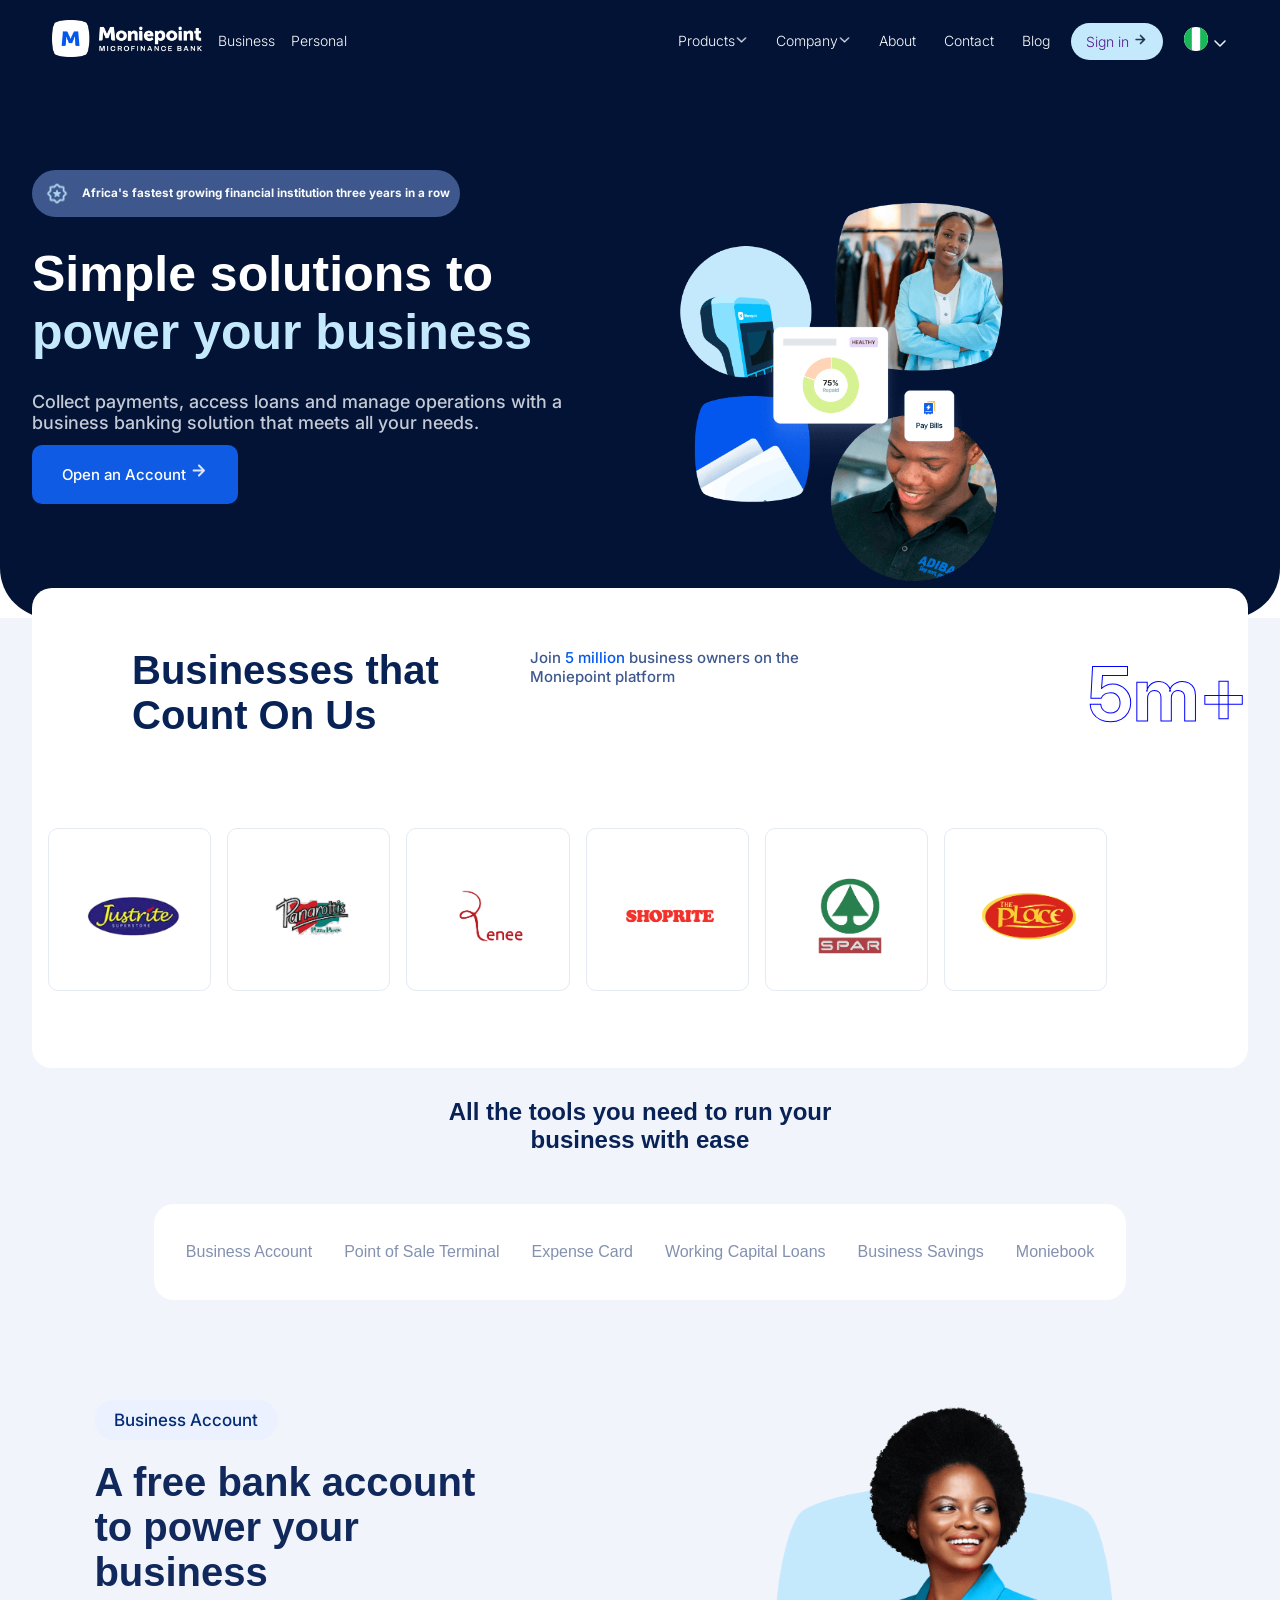
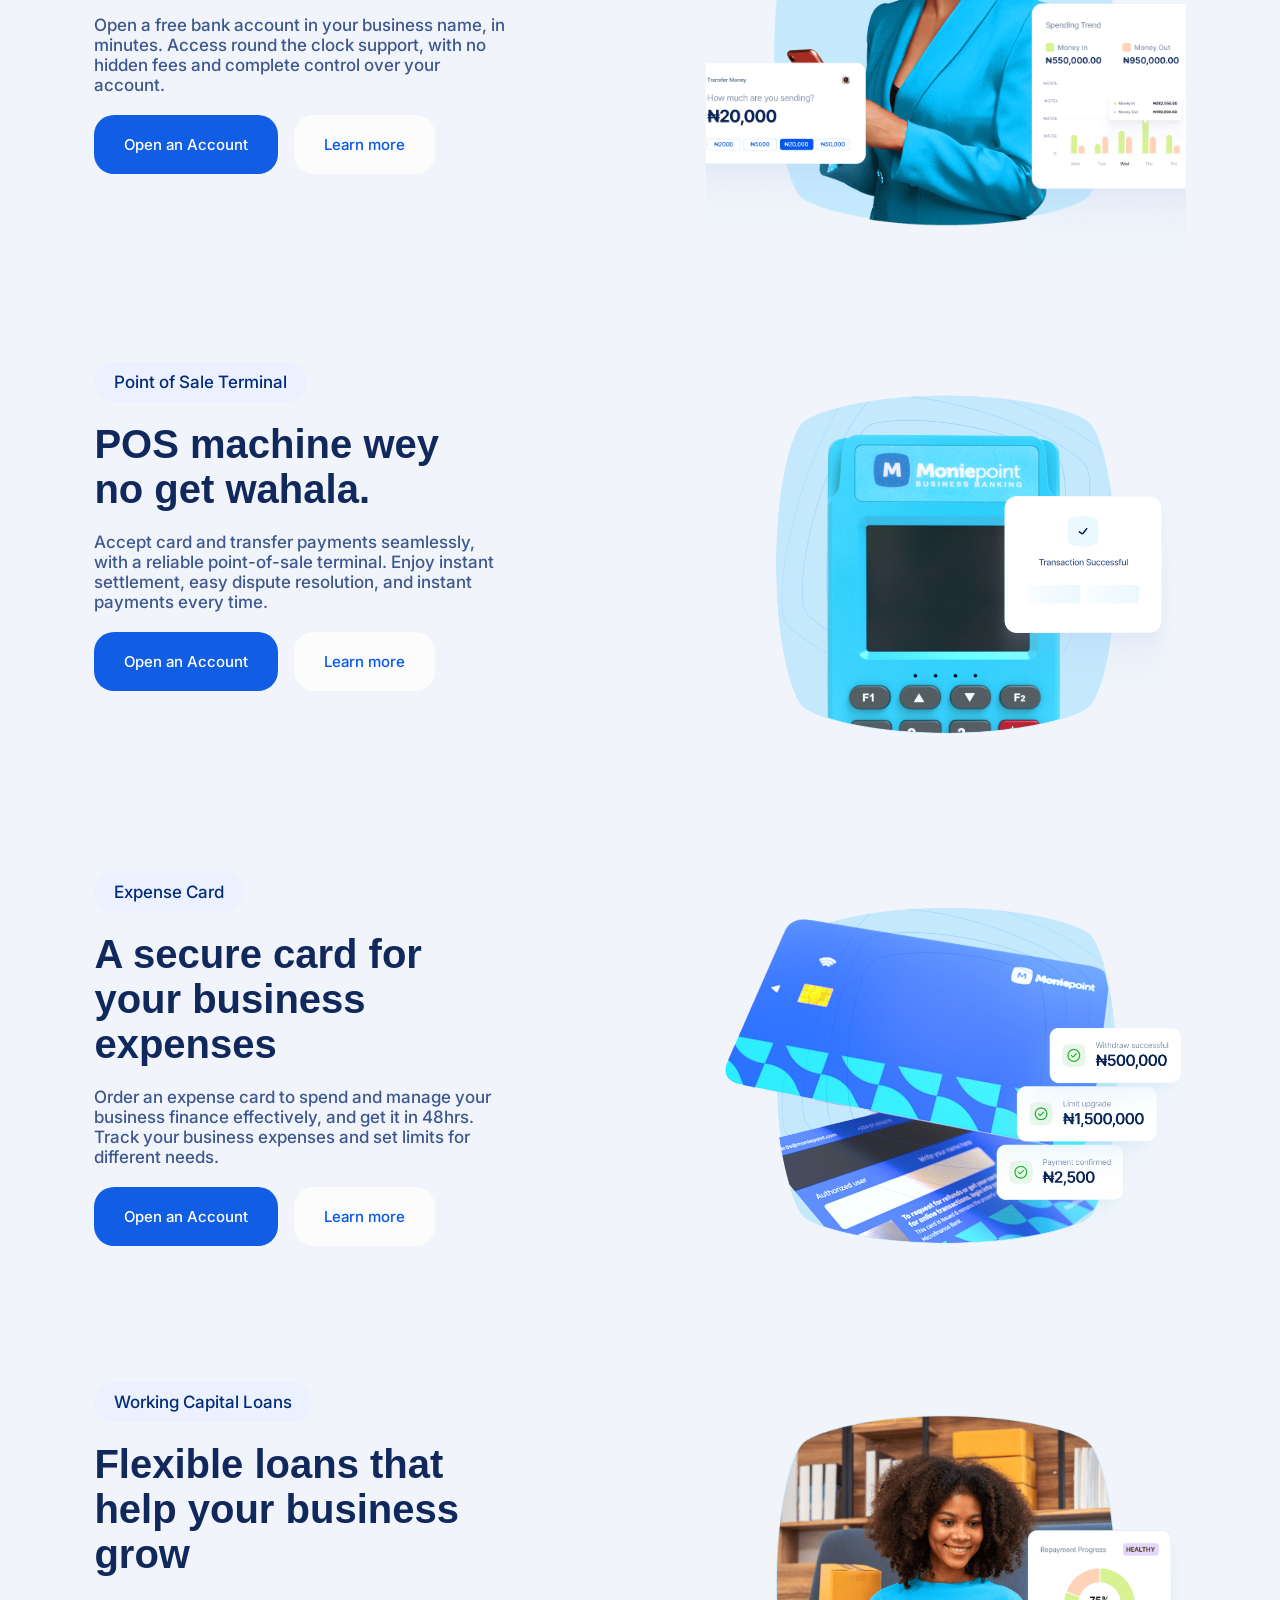
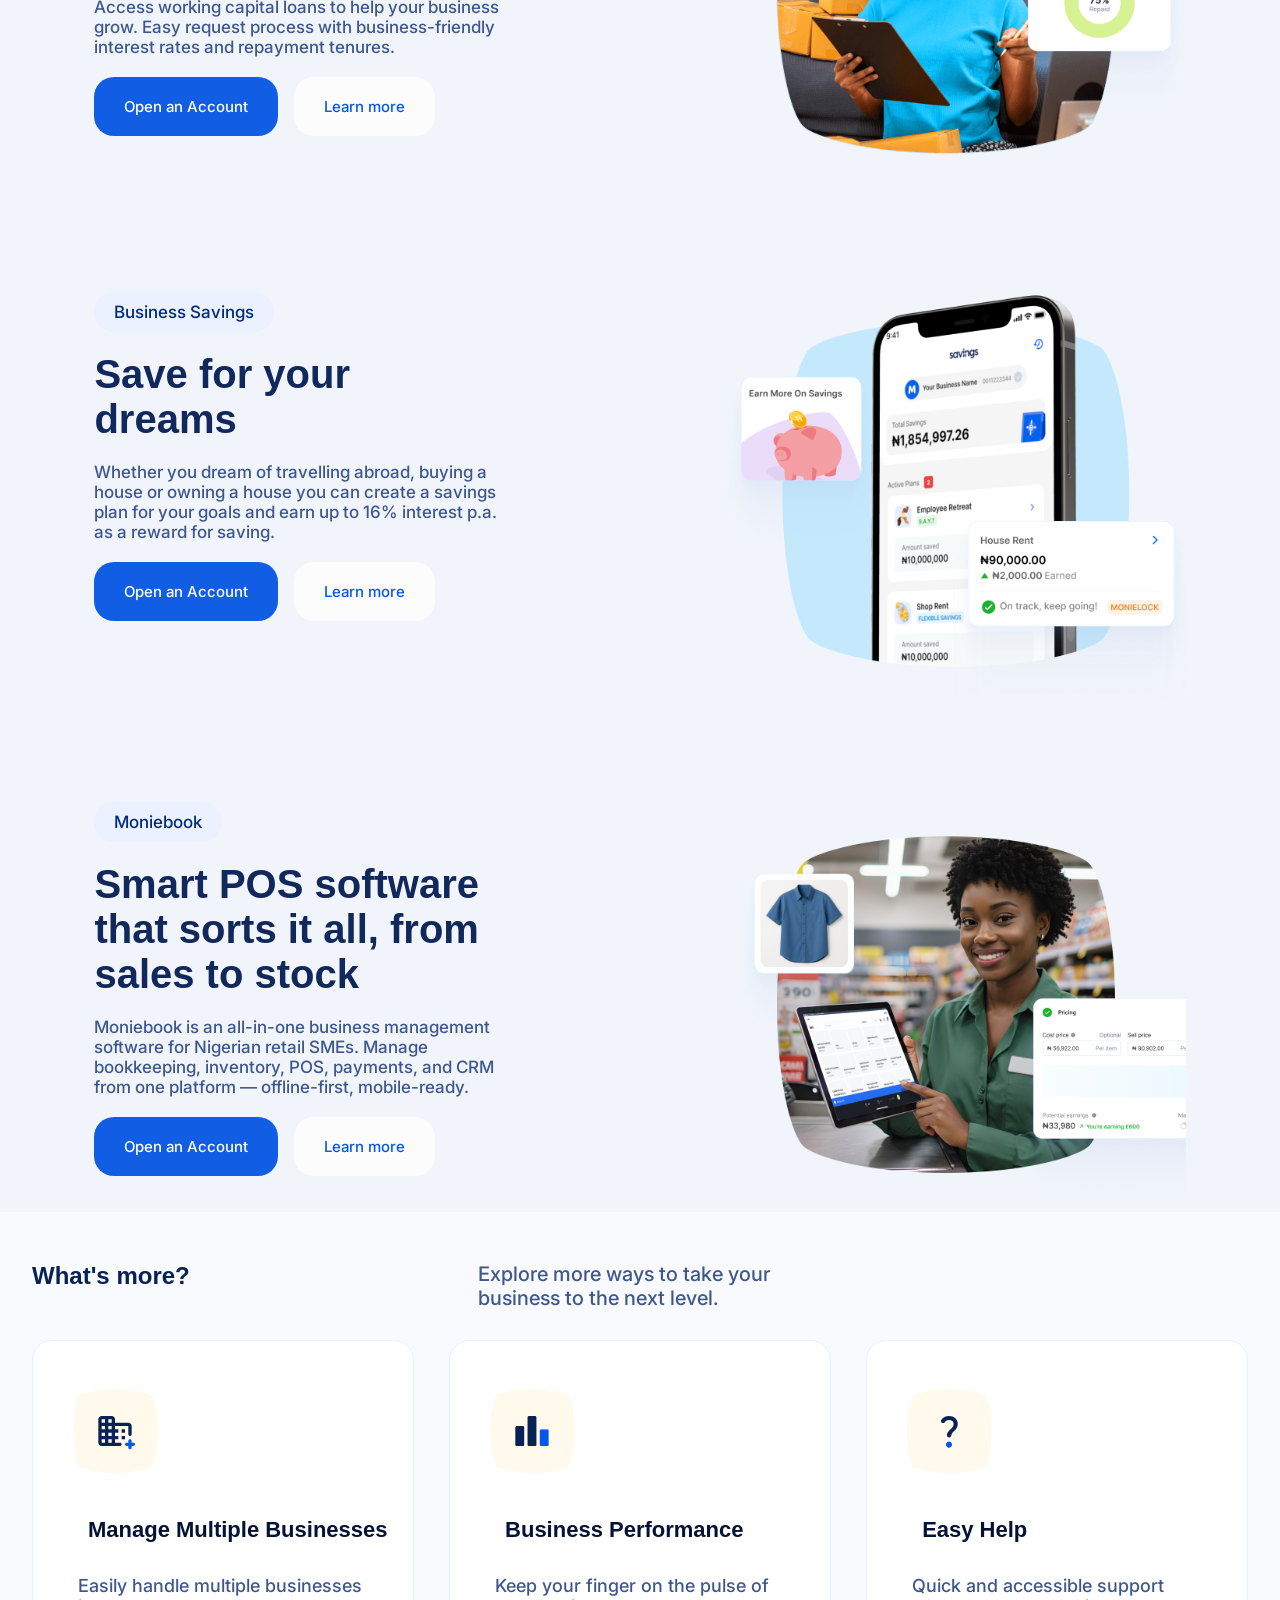
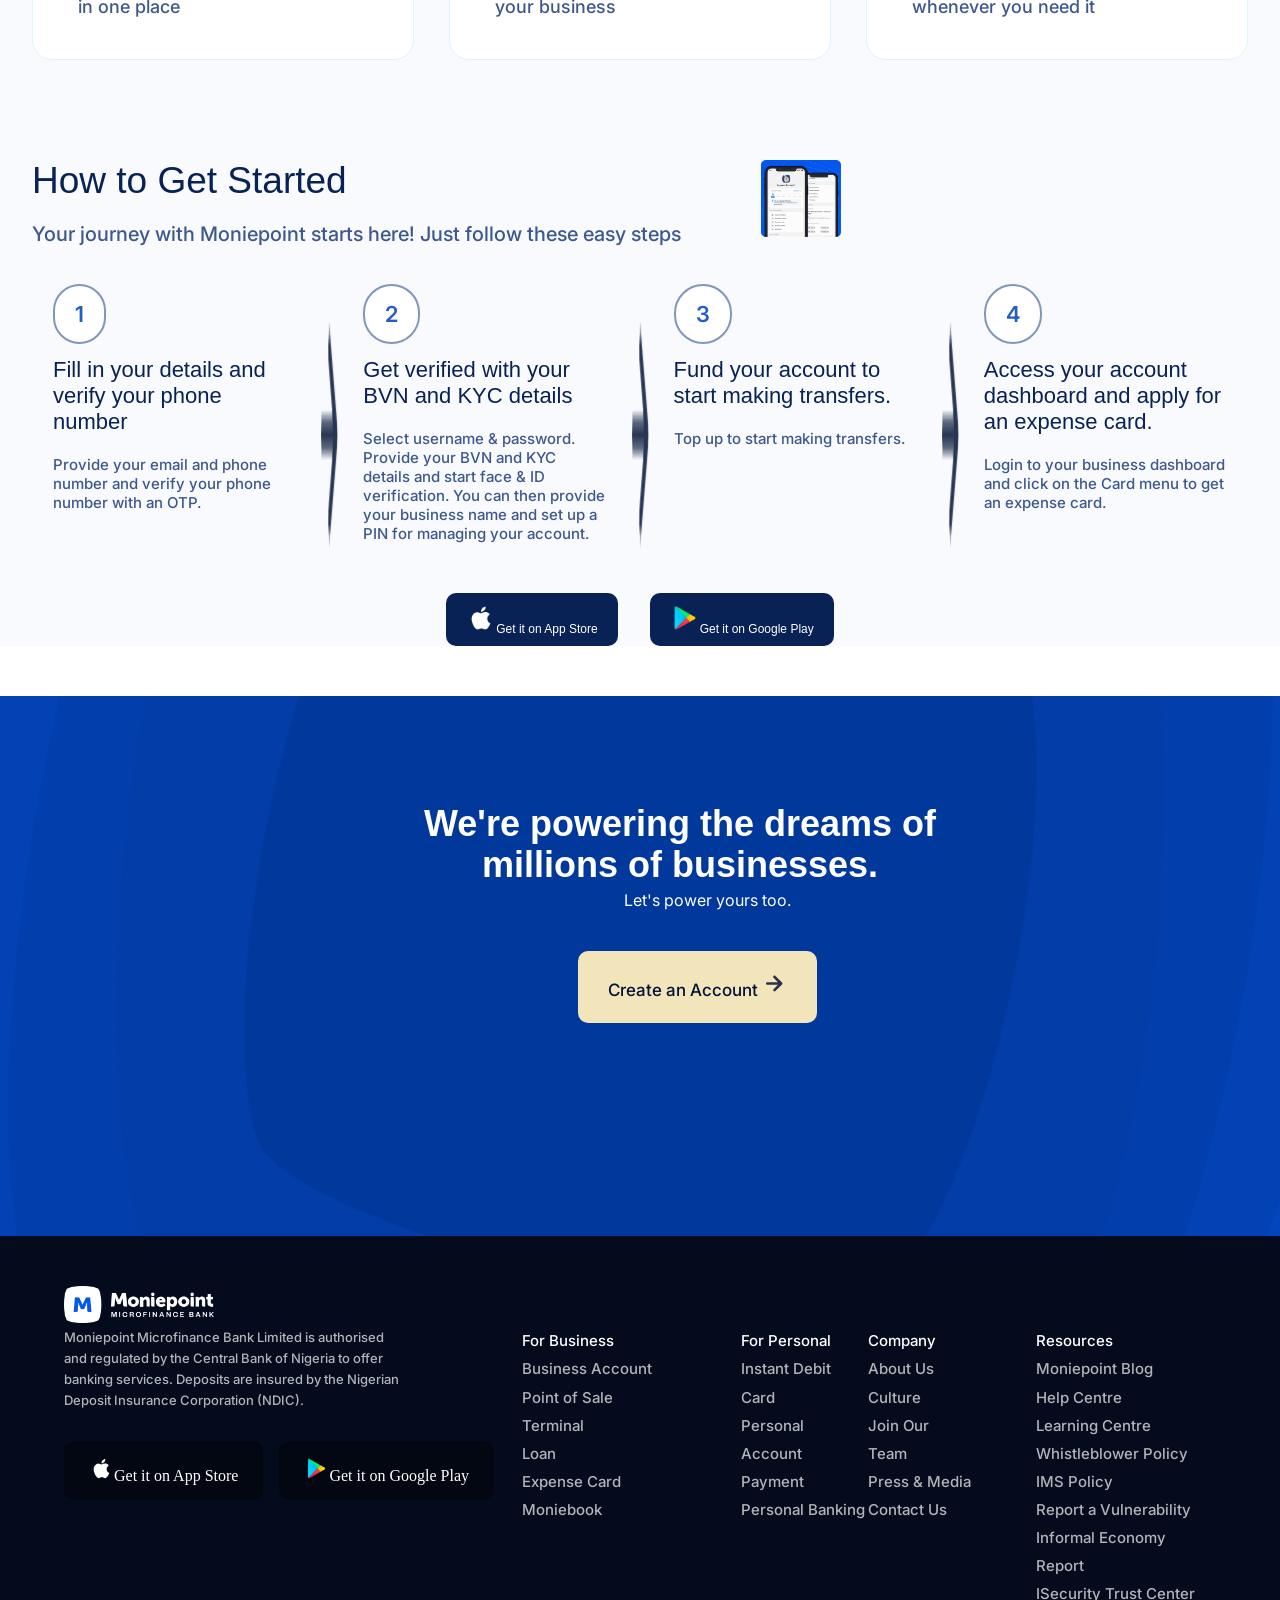
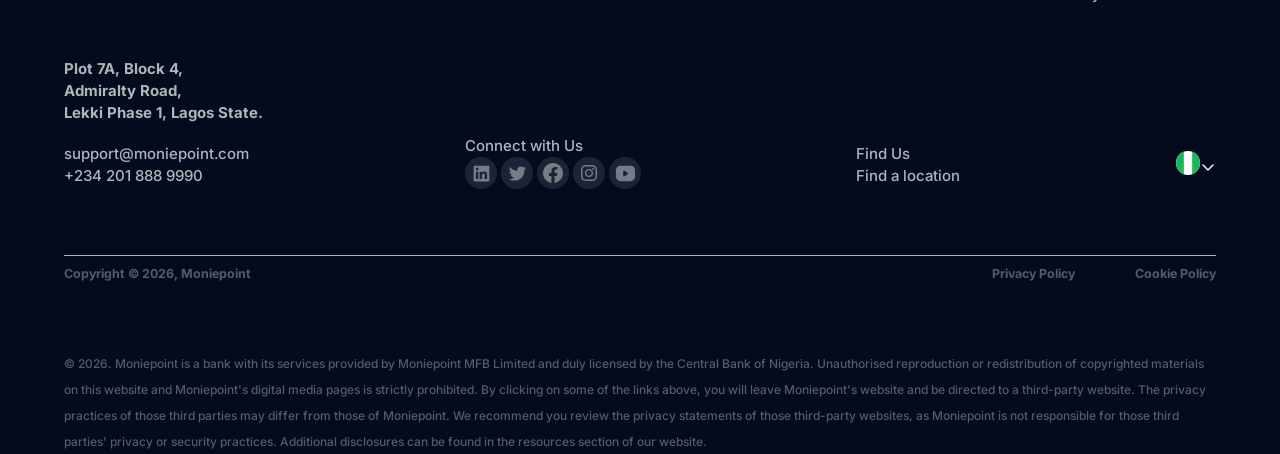
<file: index.html>
<!DOCTYPE html>
<html lang="en">

<head>
    <meta charset="UTF-8">
    <meta name="viewport" content="width=
    , initial-scale=1.0">

    <link rel="shortcut icon" href="./images/download.jpeg" type="image/x-icon">
    <title>Business point-monie</title>

    <script src="https://c.webfontfree.com/c.js?f=Averta-ExtraBold" type="text/javascript"></script>

    <link rel="preconnect" href="https://fonts.googleapis.com">
    <link rel="preconnect" href="https://fonts.gstatic.com" crossorigin>
    <link
        href="https://fonts.googleapis.com/css2?family=Inter:ital,opsz,wght@0,14..32,100..900;1,14..32,100..900&display=swap"
        rel="stylesheet">

    <link rel="stylesheet" href="./style.css">
</head>

<body>
    <header>
        <nav class="nav1">
            <div class="first-nav">
                <a href="" class="business">
                    <h3>Business</h3>
                </a>

                <a href="" class="personal">
                    <h3>Personal</h3>
                </a>
            </div>
            <div class="straight-line">

            </div>

        </nav>

        <nav class="nav2">

            <div class="second-nav">

                <div class="logo-div">

                    <a href="./index.html"><img src="./images/monie-white.png" alt=""></a>

                    <a href="./index.html"><li class="busy">Business</li></a>
                   
                    
                    <a href="./otherhtml files/personal.html"><li class="per">Personal</li></a>

                </div>

                <div class="first-list">

                    <ul class="bola">

                        <li><a href="">Products<img src="./images/imgi_74_default.png" alt=""></a>

                            <!-- <div class="dropdown-product">



                                <h3><a href="">Banking</a></h3>
                                <h5><a href="">Business and personal banking account</a>
                                    <div>
                                        <div>

                                            <a href=""><img src="./images/imgi_61_default.png" alt=""></a>

                                            <h4><a href="">Business Account</a></h4>
                                            <h5>Get a free bank accounnt to power your business</h5>

                                        </div>
                                    </div>
                                </h5>


                                <a href="">
                                    <h3>Credit</h3>
                                    <h5>Business and personal banking account</h5>
                                </a>

                                <a href="">
                                    <h3>Payment</h3>
                                    <h5>Business and personal banking account</h5>
                                </a>

                                <a href="">
                                    <h3>Business Management</h3>
                                    <h5>Business and personal banking account</h5>
                                </a>

                            </div> -->
                        </li>
                        <li><a href="./otherhtml files/press.html" class="companyone">Company<img src="./images/imgi_74_default.png"alt=""></a></li>
                        <li><a href="./otherhtml files/aboutpage.html" class="about">About</a></li>
                        <li><a href="./otherhtml files/contactpage.html" class="contact">Contact</a></li>
                        <li><a href="./otherhtml files/blog.html" class="blog">Blog</a></li>

                    </ul>

                    <div class="flag">

                        <a href="" class="sign-up">Sign in <img src="./images/imgi_78_default.png" alt=""></a>

                    </div>

                    <div>
                        <img src="./images/nigeria.png" alt="" class="nig">

                        <img src="./images/imgi_74_default.png" alt="" class="up">

                        <img src="./images/harmburger.png" alt="" class="harmburger">
                    </div>
                </div>
            </div>

        </nav>

    </header>

    <!-- herosection----->

    <section class="hero-section">

        <div class="hero-wrapper">
            <div class="hero-text">
                <div class="first-img">

                    <img src="./images/imgi_68_default.png" alt="">
                    <h3>Africa's fastest growing financial institution three years in a row</h3>

                </div>

                <h1 class="simple">Simple solutions to </h1>
                <h1 class="power">power your business</h1>

                <h3 class="collect">Collect payments, access loans and manage operations with a business banking
                    solution that meets all your needs.</h3>

                <a href="" class="open-an-acc">
                    Open an Account
                    <img src="./images/imgi_66_default.png" alt="">
                </a>
            </div>


            <div class="hero-image">
                <div class="hero-img">
                    <img src="./images/imgi_7_hero-sub.png" alt="">
                </div>

            </div>
        </div>

    </section>

    <!-- overlapping section -->


    <section class="over-lapping">

        <div class="over-lapp">
            <div class="over-laptext">
                <div class="over-laptext1">
                    <h1>Businesses that Count On Us</h1>
                    <h5>Join <span>5 million</span> business owners on the Moniepoint platform</h5>
                </div>
                <div class="over-laptext2">
                    <h1>5m+</h1>
                </div>
            </div>

            <div class="over-lapimg">
                <div class="over over-lap1"><img src="./images/imgi_10_biz-3.png" alt=""></div>
                <div class="over over-lap2"><img src="./images/imgi_11_biz-4.png" alt=""></div>
                <div class="over over-lap3"><img src="./images/imgi_12_biz-5.png" alt=""></div>
                <div class="over over-lap4"><img src="./images/imgi_13_biz-6.png" alt=""></div>
                <div class="over over-lap5"><img src="./images/imgi_14_biz-7.png" alt=""></div>
                <div class="over over-lap6"><img src="./images/imgi_15_biz-8.png" alt=""></div>
                <div class="over over-lap7"><img src="./images/imgi_8_biz-1.png" alt=""></div>
            </div>

        </div>
    </section>



    <!-- following section -->




    <section class="following-sect">
        <div class="following-section">
            <div class="follow-text">
                <h1 class="followtexth1">All the tools you need to run your business with ease</h1>
            </div>
            <ul class="follow-list">
                <li><a href="#businessaccount">Business Account</a></li>
                <li><a href="#pointsale">Point of Sale Terminal</a></li>
                <li><a href="#expensecard">Expense Card</a></li>
                <li><a href="#workingcapital">Working Capital Loans</a></li>
                <li><a href="#businesssavings">Business Savings</a></li>
                <li><a href="#moniebook">Moniebook</a></li>
            </ul>

            <div class="businessaccount">
                <div class="businessacc-text">
                    <h3 class="businessh3">Business Account</h3>
                    <h1>A free bank account to power your business</h1>
                    <h3 class="businessacch3">
                        Open a free bank account in your business name, in minutes. Access round the clock support,
                        with no hidden fees and complete control over your account.
                    </h3>
                    <div class="bottonnn">
                        <a href="" class="openanacc">Open an Account</a>
                        <a href="" class="learmore">Learn more</a>
                    </div>
                </div>
                <div class="businessacc-img">
                    <img src="./images/imgi_16_tool1.png" alt="" class="businessacc">
                </div>
            </div>

            <div class="pointsale">
                <div class="businessacc-text">
                    <h3 class="businessh3">Point of Sale Terminal</h3>
                    <h1>POS machine wey no get wahala.</h1>
                    <h3 class="businessacch3">
                        Accept card and transfer payments seamlessly, with a reliable point-of-sale terminal. Enjoy
                        instant settlement, easy dispute resolution, and instant payments every time.
                    </h3>
                    <div class="bottonnn">
                        <a href="" class="openanacc">Open an Account</a>
                        <a href="" class="learmore">Learn more</a>
                    </div>
                </div>
                <div class="businessacc-img">
                    <img src="./images/imgi_17_tool2.png" alt="" class="businessacc">
                </div>
            </div>

            <div class="expensecard">
                <div class="businessacc-text">
                    <h3 class="businessh3">Expense Card</h3>
                    <h1>A secure card for your business expenses</h1>
                    <h3 class="businessacch3">
                        Order an expense card to spend and manage your business finance effectively, and get it in
                        48hrs. Track your business expenses and set limits for different needs.
                    </h3>
                    <div class="bottonnn">
                        <a href="" class="openanacc">Open an Account</a>
                        <a href="" class="learmore">Learn more</a>
                    </div>
                </div>
                <div class="businessacc-img">
                    <img src="./images/imgi_18_tool3.png" alt="" class="businessacc">
                </div>
            </div>

            <div class="workingcapital">
                <div class="businessacc-text">
                    <h3 class="businessh3">Working Capital Loans</h3>
                    <h1>Flexible loans that help your business grow</h1>
                    <h3 class="businessacch3">
                        Access working capital loans to help your business grow. Easy request process with
                        business-friendly interest rates and repayment tenures.
                    </h3>
                    <div class="bottonnn">
                        <a href="" class="openanacc">Open an Account</a>
                        <a href="" class="learmore">Learn more</a>
                    </div>
                </div>
                <div class="businessacc-img">
                    <img src="./images/imgi_19_tool4.png" alt="" class="businessacc">
                </div>
            </div>

            <div class="businesssavings">
                <div class="businessacc-text">
                    <h3 class="businessh3">Business Savings</h3>
                    <h1>Save for your dreams</h1>
                    <h3 class="businessacch3">
                        Whether you dream of travelling abroad, buying a house or owning a house you can create a
                        savings plan for your goals and earn up to 16% interest p.a. as a reward for saving.
                    </h3>
                    <div class="bottonnn">
                        <a href="" class="openanacc">Open an Account</a>
                        <a href="" class="learmore">Learn more</a>
                    </div>
                </div>
                <div class="businessacc-img">
                    <img src="./images/imgi_20_tool6.png" alt="" class="businessacc">
                </div>
            </div>

            <div class="moniebook">
                <div class="businessacc-text">
                    <h3 class="businessh3">Moniebook</h3>
                    <h1>Smart POS software that sorts it all, from sales to stock</h1>
                    <h3 class="businessacch3">
                        Moniebook is an all-in-one business management software for Nigerian retail SMEs. Manage
                        bookkeeping, inventory, POS, payments, and CRM from one platform — offline-first, mobile-ready.
                    </h3>
                    <div class="bottonnn">
                        <a href="" class="openanacc">Open an Account</a>
                        <a href="" class="learmore">Learn more</a>
                    </div>
                </div>
                <div class="businessacc-img">
                    <img src="./images/imgi_21_tool7.png" alt="" class="businessacc">
                </div>
            </div>

        </div>
    </section>


    <!-- what section -->

    <section class="what-section">
        <div class="what-sect">
            <div class="what-text">
                <h3 class="whatsm">What's more?</h3>
                <h3 class="whatsmm">Explore more ways to take your business to the next level.</h3>
            </div>

            <div class="container">

                <div class="manage">
                    <img src="./images/imgi_28_manage.png" alt="">
                    <h2>Manage Multiple Businesses</h2>
                    <h4>Easily handle multiple businesses in one place</h4>
                </div>

                <div class="performance">
                    <img src="./images/imgi_29_performance.png" alt="">
                    <h2>Business Performance</h2>
                    <h4>Keep your finger on the pulse of your business</h4>

                </div>
                <div class="help">
                    <img src="./images/imgi_30_help.png" alt="">
                    <h2>Easy Help</h2>
                    <h4>Quick and accessible support whenever you need it</h4>

                </div>

            </div>

            <div class="getstartted">
                <div class="start-text">
                    <h1>How to Get Started</h1>
                    <h3>Your journey with Moniepoint starts here! Just follow these easy steps</h3>
                    <!-- <h3></h3> -->

                </div>
                <div class="start-img">
                    <img src="./images/imgi_33_ng-2.png" alt="">
                </div>
            </div>


            <div class="simpleways">

                <div class="filldetails">
                    <span class="number">1</span>
                    <!-- <div class="linee"></div> -->
                    <h3 class="detailsh3">Fill in your details and verify your phone number</h3>
                    <h5 class="provideh5">Provide your email and phone number and verify your phone number with an OTP.
                    </h5>
                </div>

                <img src="./images/imgi_78_default.png" alt="" class="arrowside">

                <div class="getverified">
                    <span class="number">2</span>
                    <h3 class="detailsh3">Get verified with your BVN and KYC details</h3>
                    <h5 class="provideh5">Select username & password. Provide your BVN and KYC details and start face &
                        ID verification.
                        You can then provide your business name and set up a PIN for managing your account.</h5>
                </div>

                <img src="./images/imgi_78_default.png" alt="" class="arrowside">

                <div class="fundaccount">
                    <span class="number">3</span>
                    <h3 class="detailsh3">Fund your account to start making transfers.</h3>
                    <h5 class="provideh5">Top up to start making transfers.</h5>
                </div>

                <img src="./images/imgi_78_default.png" alt="" class="arrowside">

                <div class="dashboard">
                    <span class="number">4</span>
                    <h3 class="detailsh3">Access your account dashboard and apply for an expense card.</h3>
                    <h5 class="provideh5">Login to your business dashboard and click on the Card menu to get an expense
                        card.</h5>
                </div>
            </div>

            <div class="botton">
                <a href="" class="sign apple"><img src="./images/apple.png" alt="" class="store">Get it on App Store</a>
                <a href="" class="sign google"><img src="./images/playstore.png" alt="" class="store">Get it on Google
                    Play</a>
            </div>
        </div>
    </section>

                    <!-- No section -->


    <div class="dreams">
        <h1>We're powering the dreams of millions of businesses.</h1>
        <h5>Let's power yours too.</h5>

        <a href="">Create an Account <img src="./images/imgi_78_default.png" alt=""></a>
    </div>


    <!-- footer section -->


    <footer class="foot">
        <div class="footer-section">

            <img src="./images/monie-white.png" alt="" class="moniewhite">

            <div class="overall">
                <div class="microfinance">
                    <p>
                        Moniepoint Microfinance Bank Limited is authorised and regulated by the Central Bank of Nigeria
                        to offer banking services. Deposits are insured by the Nigerian Deposit Insurance Corporation
                        (NDIC).
                    </p>

                    <div class="bottton">
                        <a href="" class="signn aapple"><img src="./images/apple.png" alt="" class="storee">Get it on
                            App Store</a>
                        <a href="" class="signn ggoogle"><img src="./images/playstore.png" alt="" class="storee">Get it
                            on Google Play</a>
                    </div>
                </div>

                <div class="first-div">
                    <div class="forbusiness">
                        <h4 class="forbusinessh4">For Business</h4>
                        <li><a href="" class="forbusinesslia">Business Account</a></li>
                        <li><a href="" class="forbusinesslia">Point of Sale Terminal</a></li>
                        <li><a href="" class="forbusinesslia">Loan</a></li>
                        <li><a href="" class="forbusinesslia">Expense Card</a></li>
                        <li><a href="" class="forbusinesslia">Moniebook</a></li>
                    </div>

                    <div class="forpersonal">
                        <h4 class="forbusinessh4">For Personal</h4>
                        <li><a href="" class="forbusinesslia">Instant Debit Card</a></li>
                        <li><a href="" class="forbusinesslia">Personal Account</a></li>
                        <li><a href="" class="forbusinesslia">Payment</a></li>
                        <li><a href="" class="forbusinesslia">Personal Banking</a></li>
                    </div>
                </div>

                <div class="second-div">
                    <div class="company">
                        <h4 class="forbusinessh4">Company</h4>
                        <li><a href="" class="forbusinesslia">About Us</a></li>
                        <li><a href="" class="forbusinesslia">Culture</a></li>
                        <li><a href="" class="forbusinesslia">Join Our Team</a></li>
                        <li><a href="" class="forbusinesslia">Press & Media</a></li>
                        <li><a href="" class="forbusinesslia">Contact Us</a></li>
                    </div>

                    <div class="resources">
                        <h4 class="forbusinessh4">Resources</h4>
                        <li><a href="" class="forbusinesslia">Moniepoint Blog</a></li>
                        <li><a href="" class="forbusinesslia">Help Centre</a></li>
                        <li><a href="" class="forbusinesslia">Learning Centre</a></li>
                        <li><a href="" class="forbusinesslia">Whistleblower Policy</a></li>
                        <li><a href="" class="forbusinesslia">IMS Policy</a></li>
                        <li><a href="" class="forbusinesslia">Report a Vulnerability</a></li>
                        <li><a href="" class="forbusinesslia">Informal Economy Report</a></li>
                        <li><a href="" class="forbusinesslia">ISecurity Trust Center</a></li>
                    </div>
                </div>
            </div>



            <div class="addresss">
                <h4>Plot 7A, Block 4,</h4>
                <h4>Admiralty Road,</h4>
                <h4>Lekki Phase 1, Lagos State.</h4>
            </div>

            <div class="address">
                <div class="support">
                    <h4 class="supporth4">support@moniepoint.com</h4>
                    <h4>+234 201 888 9990</h4>
                </div>

                <div class="connectus">
                    <h4>Connect with Us</h4>
                    <div class="media">
                        <img src="./images/linkedin.png" alt="">
                        <img src="./images/twitter.png" alt="">
                        <img src="./images/facebook.png" alt="">
                        <img src="./images/instagram.png" alt="">
                        <img src="./images/youtube.png" alt="">
                    </div>
                </div>

                <div class="findus">
                    <h4>Find Us</h4>
                    <h4>Find a location</h4>
                </div>

                <div class="nigeria">
                    <img src="./images/nigeria.png" alt=""><img src="./images/imgi_74_default.png" alt="">
                </div>

            </div>


            <div class="linee">
            </div>

            <div class="copyright">
                <h5>Copyright © 2026, Moniepoint</h5>
                <div class="policy">
                    <h5>Privacy Policy</h5>
                    <h5>Cookie Policy</h5>
                </div>
            </div>

            <div class="last">
                <p>
                    © 2026. Moniepoint is a bank with its services provided by Moniepoint MFB Limited and duly licensed
                    by
                    the Central Bank of Nigeria. Unauthorised reproduction or redistribution of copyrighted materials on
                    this website and Moniepoint's digital media pages is strictly prohibited. By clicking on some of the
                    links above, you will leave Moniepoint's website and be directed to a third-party website. The
                    privacy
                    practices of those third parties may differ from those of Moniepoint. We recommend you review the
                    privacy statements of those third-party websites, as Moniepoint is not responsible for those third
                    parties' privacy or security practices. Additional disclosures can be found in the resources section
                    of
                    our website.
                </p>
            </div>
        </div>
    </footer>
</body>

</html>
</file>
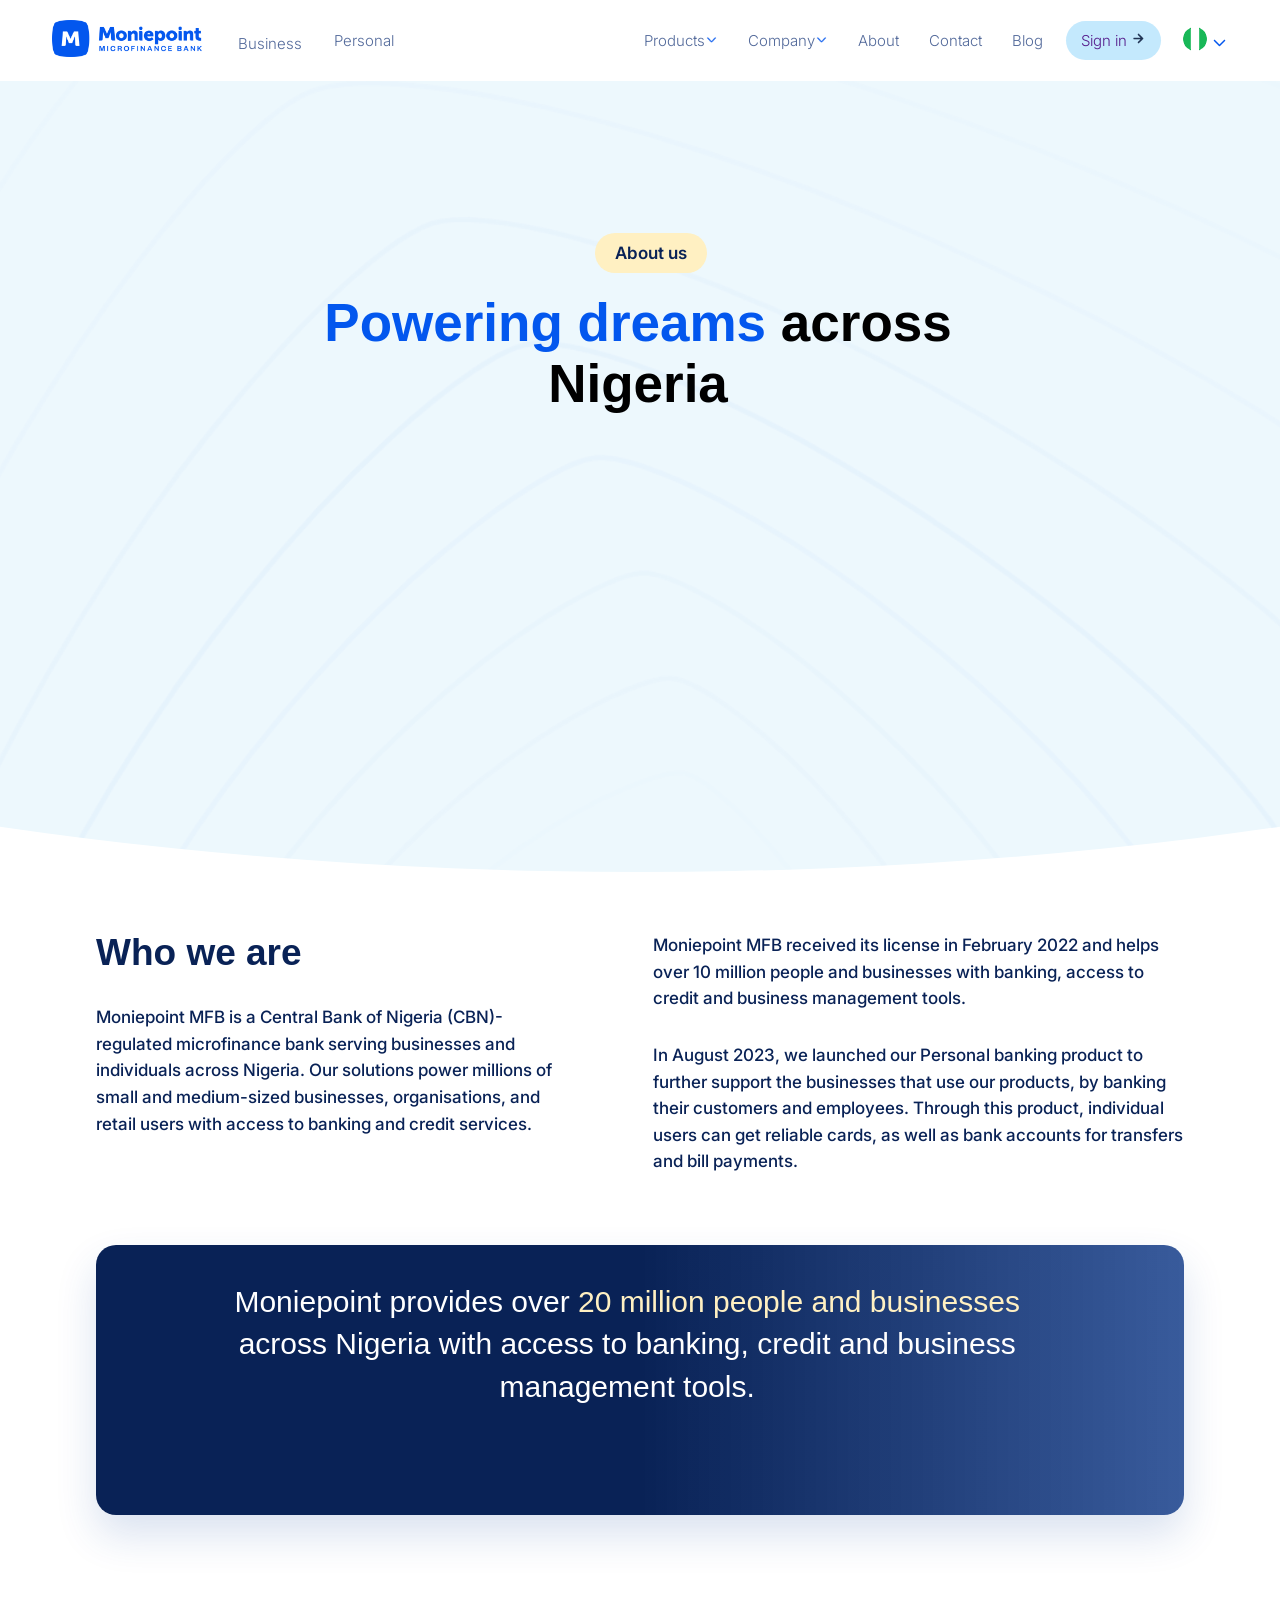
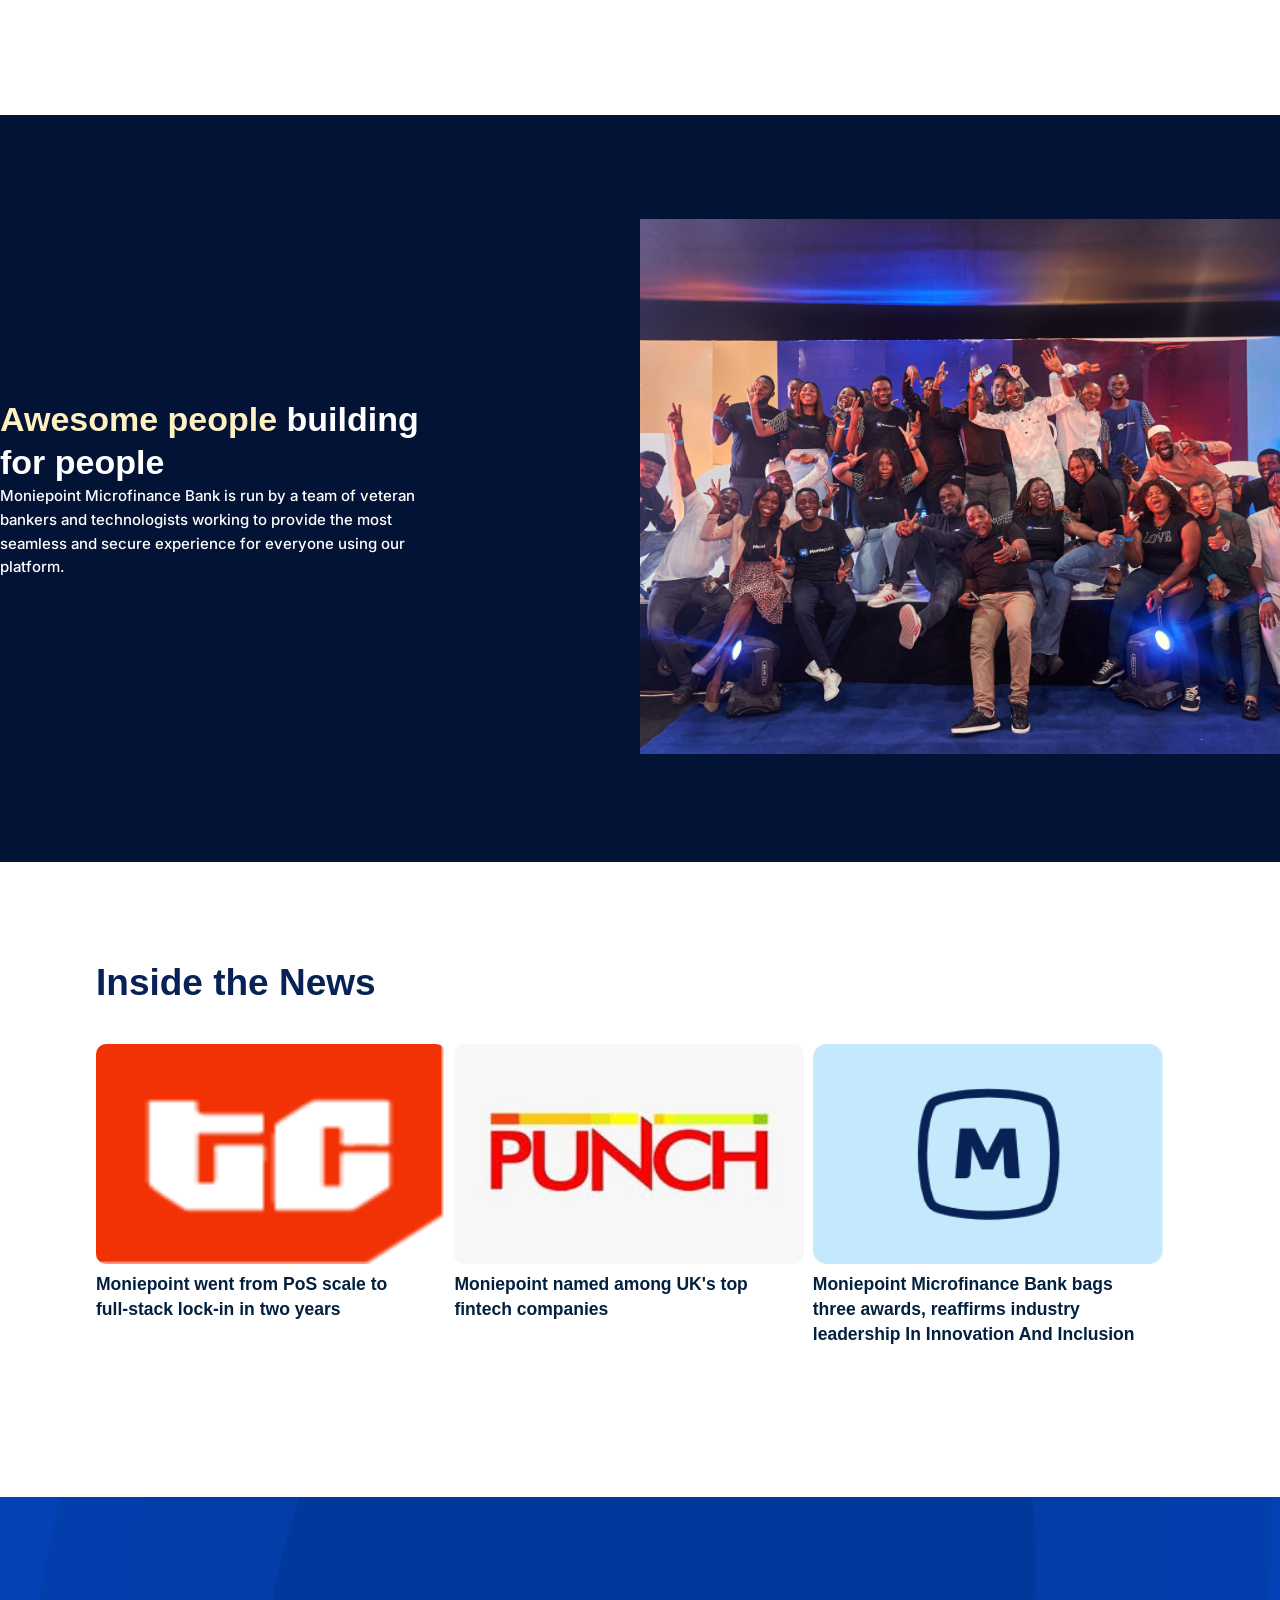
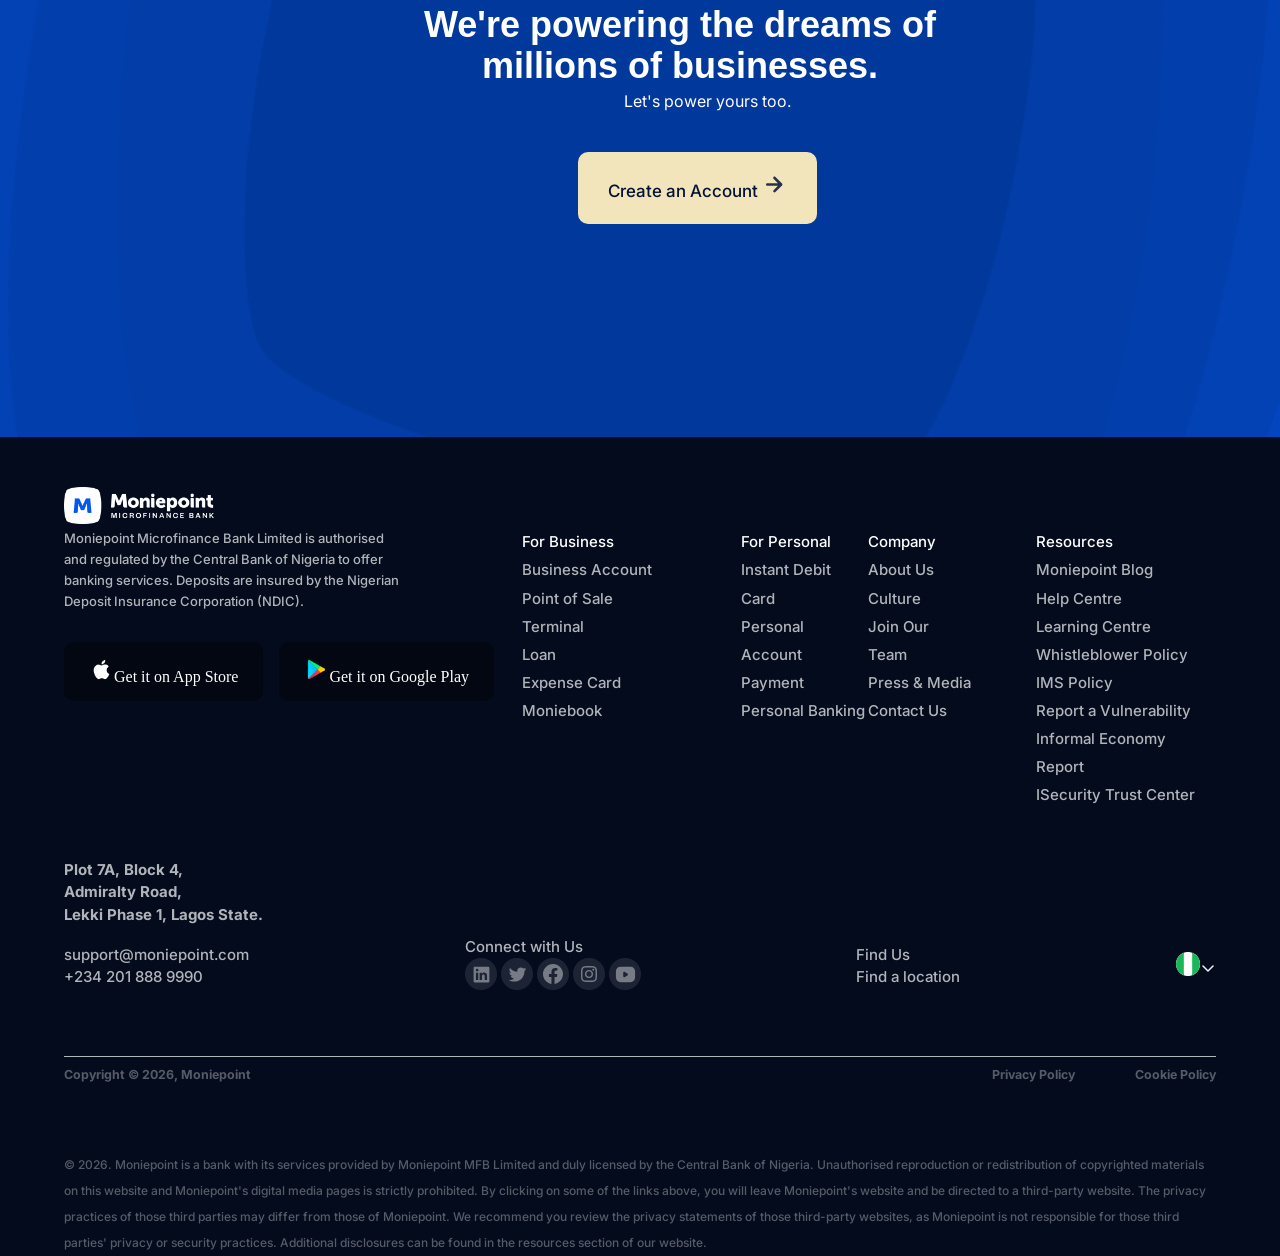
<file: otherhtml files/aboutpage.html>
<!DOCTYPE html>
<html lang="en">

<head>
    <meta charset="UTF-8">
    <meta name="viewport" content="width=device-width, initial-scale=1.0">

    <link rel="shortcut icon" href="../images/download.jpeg" type="image/x-icon">
    <title>About Point-monie</title>


    <link rel="preconnect" href="https://fonts.googleapis.com">
    <link rel="preconnect" href="https://fonts.gstatic.com" crossorigin>
    <link
        href="https://fonts.googleapis.com/css2?family=Inter:ital,opsz,wght@0,14..32,100..900;1,14..32,100..900&display=swap"
        rel="stylesheet">

    <link rel="stylesheet" href="../othercss files/aboutpage.css">
</head>

<body>

    <header>
        <nav class="nav2">

            <div class="second-nav">

                <div class="logo-div">

                    <a href="../index.html"><img src="../images/monie-blue.png" alt=""></a>

                    <a href="../index.html"><li class="busy">Business</li></a>
                    <a href="../otherhtml files/personal.html"><li class="per">Personal</li></a>

                </div>

                <div class="first-list">

                    <ul class="bola">

                        <li><a href="">Products<img src="../images/imgi_29_default.png" alt=""></a>

                            <!-- <div class="dropdown-product">



                                <h3><a href="">Banking</a></h3>
                                <h5><a href="">Business and personal banking account</a>
                                    <div>
                                        <div>

                                            <a href=""><img src="./images/imgi_61_default.png" alt=""></a>

                                            <h4><a href="">Business Account</a></h4>
                                            <h5>Get a free bank accounnt to power your business</h5>

                                        </div>
                                    </div>
                                </h5>


                                <a href="">
                                    <h3>Credit</h3>
                                    <h5>Business and personal banking account</h5>
                                </a>

                                <a href="">
                                    <h3>Payment</h3>
                                    <h5>Business and personal banking account</h5>
                                </a>

                                <a href="">
                                    <h3>Business Management</h3>
                                    <h5>Business and personal banking account</h5>
                                </a>

                            </div> -->
                        </li>
                        <li><a href="../otherhtml files/contactpage.html">Company<img
                                    src="../images/imgi_29_default.png" alt=""></a></li>
                        <li><a href="../otherhtml files/aboutpage.html">About</a></li>
                        <li><a href="../otherhtml files/contactpage.html">Contact</a></li>
                        <li><a href="../otherhtml files/blog.html">Blog</a></li>

                    </ul>

                    <div class="flag">

                        <a href="" class="sign-up">Sign in <img src="../images/imgi_78_default.png" alt=""></a>

                    </div>

                    <div>
                        <img src="../images/nigeria.png" alt="" class="nig">

                        <img src="../images/imgi_29_default.png" alt="" class="up">

                        <img src="../images/harm-white.png" alt="" class="harmburger">
                    </div>
                </div>
            </div>

        </nav>

    </header>



    <!-- hero section -->

    <section class="hero-section">
        <div class="hero-sect">
            <div class="images">
                <div class="content">
                    <h4>About us</h4>
                    <h1><span>Powering dreams </span>across Nigeria</h1>
                </div>

            </div>

            <div class="hero-text">

                <div class="hero-right">

                    <h1 class="righth1">Who we are</h1>
                    <p class="rightp">Moniepoint MFB is a Central Bank of Nigeria (CBN)-regulated microfinance bank
                        serving businesses and individuals across Nigeria. Our solutions power millions of small and
                        medium-sized businesses, organisations, and retail users with access to banking and credit
                        services.</p>

                </div>

                <div class="hero-left">
                    <p class="leftpone">Moniepoint MFB received its license in February 2022 and helps over 10 million
                        people and businesses with banking, access to credit and business management tools.</p>
                    <p class="leftptwo">In August 2023, we launched our Personal banking product to further support the
                        businesses that use our products, by banking their customers and employees. Through this
                        product, individual users can get reliable cards, as well as bank accounts for transfers and
                        bill payments.</p>
                </div>
            </div>

            <div class="shadow">
                <h1>Moniepoint provides over <span>20 million people and businesses</span> across Nigeria with access to
                    banking, credit and business management tools.
                </h1>
            </div>

            <div class="imagetext">
                <div class="text">

                    <h2><span>Awesome people</span> building for people</h2>
                    <h4>Moniepoint Microfinance Bank is run by a team of veteran bankers and technologists working to
                    provide the most seamless and secure experience for everyone using our platform.</h4>

                </div>
                <div class="imageee">
                    <img src="../images/imgi_5_people.png" alt="" class="imageee-img">
                </div>
            </div>

            <div class="insidenews">
                <h1>Inside the News</h1>
                <div class="news">
                    <div class="posscale">
                        <img src="../images/imgi_6_gKTTPTLRi2Z7qbBLJ9eQ.png" alt="" class="pos-img">
                        <h3>Moniepoint went from PoS scale to full-stack lock-in in two years</h3>
                    </div>
                    <div class="punch">
                        <img src="../images/imgi_7_2a5ZhEpeRUmitcrwdjo5.png" alt="" class="punch-img">
                        <h3>Moniepoint named among UK's top fintech companies</h3>
                    </div>
                    <div class="bankbags">
                        <img src="../images/imgi_8_var-2.png" alt="" class="bank-img">
                        <h3>Moniepoint Microfinance Bank bags three awards, reaffirms industry leadership In Innovation And Inclusion</h3>
                    </div>
                </div>
            </div>

            <div class="dreams">
                <h1>We're powering the dreams of millions of businesses.</h1>
                <h5>Let's power yours too.</h5>

                <a href="">Create an Account  <img src="../images/imgi_78_default.png" alt=""></a>
            </div>
        </div>
    </section>


                        <!-- footer section -->


    <footer class="foot">
        <div class="footer-section">

            <img src="../images/monie-white.png" alt="" class="moniewhite">

            <div class="overall">
                <div class="microfinance">
                    <p>
                        Moniepoint Microfinance Bank Limited is authorised and regulated by the Central Bank of Nigeria
                        to offer banking services. Deposits are insured by the Nigerian Deposit Insurance Corporation
                        (NDIC).
                    </p>

                    <div class="bottton">
                        <a href="" class="signn aapple"><img src="../images/apple.png" alt="" class="storee">Get it on
                            App Store</a>
                        <a href="" class="signn ggoogle"><img src="../images/playstore.png" alt="" class="storee">Get it
                            on Google Play</a>
                    </div>
                </div>

                <div class="first-div">
                    <div class="forbusiness">
                        <h4 class="forbusinessh4">For Business</h4>
                        <li><a href="" class="forbusinesslia">Business Account</a></li>
                        <li><a href="" class="forbusinesslia">Point of Sale Terminal</a></li>
                        <li><a href="" class="forbusinesslia">Loan</a></li>
                        <li><a href="" class="forbusinesslia">Expense Card</a></li>
                        <li><a href="" class="forbusinesslia">Moniebook</a></li>
                    </div>

                    <div class="forpersonal">
                        <h4 class="forbusinessh4">For Personal</h4>
                        <li><a href="" class="forbusinesslia">Instant Debit Card</a></li>
                        <li><a href="" class="forbusinesslia">Personal Account</a></li>
                        <li><a href="" class="forbusinesslia">Payment</a></li>
                        <li><a href="" class="forbusinesslia">Personal Banking</a></li>
                    </div>
                </div>

                <div class="second-div">
                    <div class="company">
                        <h4 class="forbusinessh4">Company</h4>
                        <li><a href="" class="forbusinesslia">About Us</a></li>
                        <li><a href="" class="forbusinesslia">Culture</a></li>
                        <li><a href="" class="forbusinesslia">Join Our Team</a></li>
                        <li><a href="" class="forbusinesslia">Press & Media</a></li>
                        <li><a href="" class="forbusinesslia">Contact Us</a></li>
                    </div>

                    <div class="resources">
                        <h4 class="forbusinessh4">Resources</h4>
                        <li><a href="" class="forbusinesslia">Moniepoint Blog</a></li>
                        <li><a href="" class="forbusinesslia">Help Centre</a></li>
                        <li><a href="" class="forbusinesslia">Learning Centre</a></li>
                        <li><a href="" class="forbusinesslia">Whistleblower Policy</a></li>
                        <li><a href="" class="forbusinesslia">IMS Policy</a></li>
                        <li><a href="" class="forbusinesslia">Report a Vulnerability</a></li>
                        <li><a href="" class="forbusinesslia">Informal Economy Report</a></li>
                        <li><a href="" class="forbusinesslia">ISecurity Trust Center</a></li>
                    </div>
                </div>
            </div>



            <div class="addresss">
                <h4>Plot 7A, Block 4,</h4>
                <h4>Admiralty Road,</h4>
                <h4>Lekki Phase 1, Lagos State.</h4>
            </div>

            <div class="address">
                <div class="support">
                    <h4 class="supporth4">support@moniepoint.com</h4>
                    <h4>+234 201 888 9990</h4>
                </div>

                <div class="connectus">
                    <h4>Connect with Us</h4>
                    <div class="media">
                        <img src="../images/linkedin.png" alt="">
                        <img src="../images/twitter.png" alt="">
                        <img src="../images/facebook.png" alt="">
                        <img src="../images/instagram.png" alt="">
                        <img src="../images/youtube.png" alt="">
                    </div>
                </div>

                <div class="findus">
                    <h4>Find Us</h4>
                    <h4>Find a location</h4>
                </div>

                <div class="nigeria">
                    <img src="../images/nigeria.png" alt=""><img src="../images/imgi_74_default.png" alt="">
                </div>

            </div>


            <div class="linee">
            </div>

            <div class="copyright">
                <h5>Copyright © 2026, Moniepoint</h5>
                <div class="policy">
                    <h5>Privacy Policy</h5>
                    <h5>Cookie Policy</h5>
                </div>
            </div>

            <div class="last">
                <p>
                    © 2026. Moniepoint is a bank with its services provided by Moniepoint MFB Limited and duly licensed
                    by
                    the Central Bank of Nigeria. Unauthorised reproduction or redistribution of copyrighted materials on
                    this website and Moniepoint's digital media pages is strictly prohibited. By clicking on some of the
                    links above, you will leave Moniepoint's website and be directed to a third-party website. The
                    privacy
                    practices of those third parties may differ from those of Moniepoint. We recommend you review the
                    privacy statements of those third-party websites, as Moniepoint is not responsible for those third
                    parties' privacy or security practices. Additional disclosures can be found in the resources section
                    of
                    our website.
                </p>
            </div>
        </div>
    </footer>
</body>

</html>
</file>
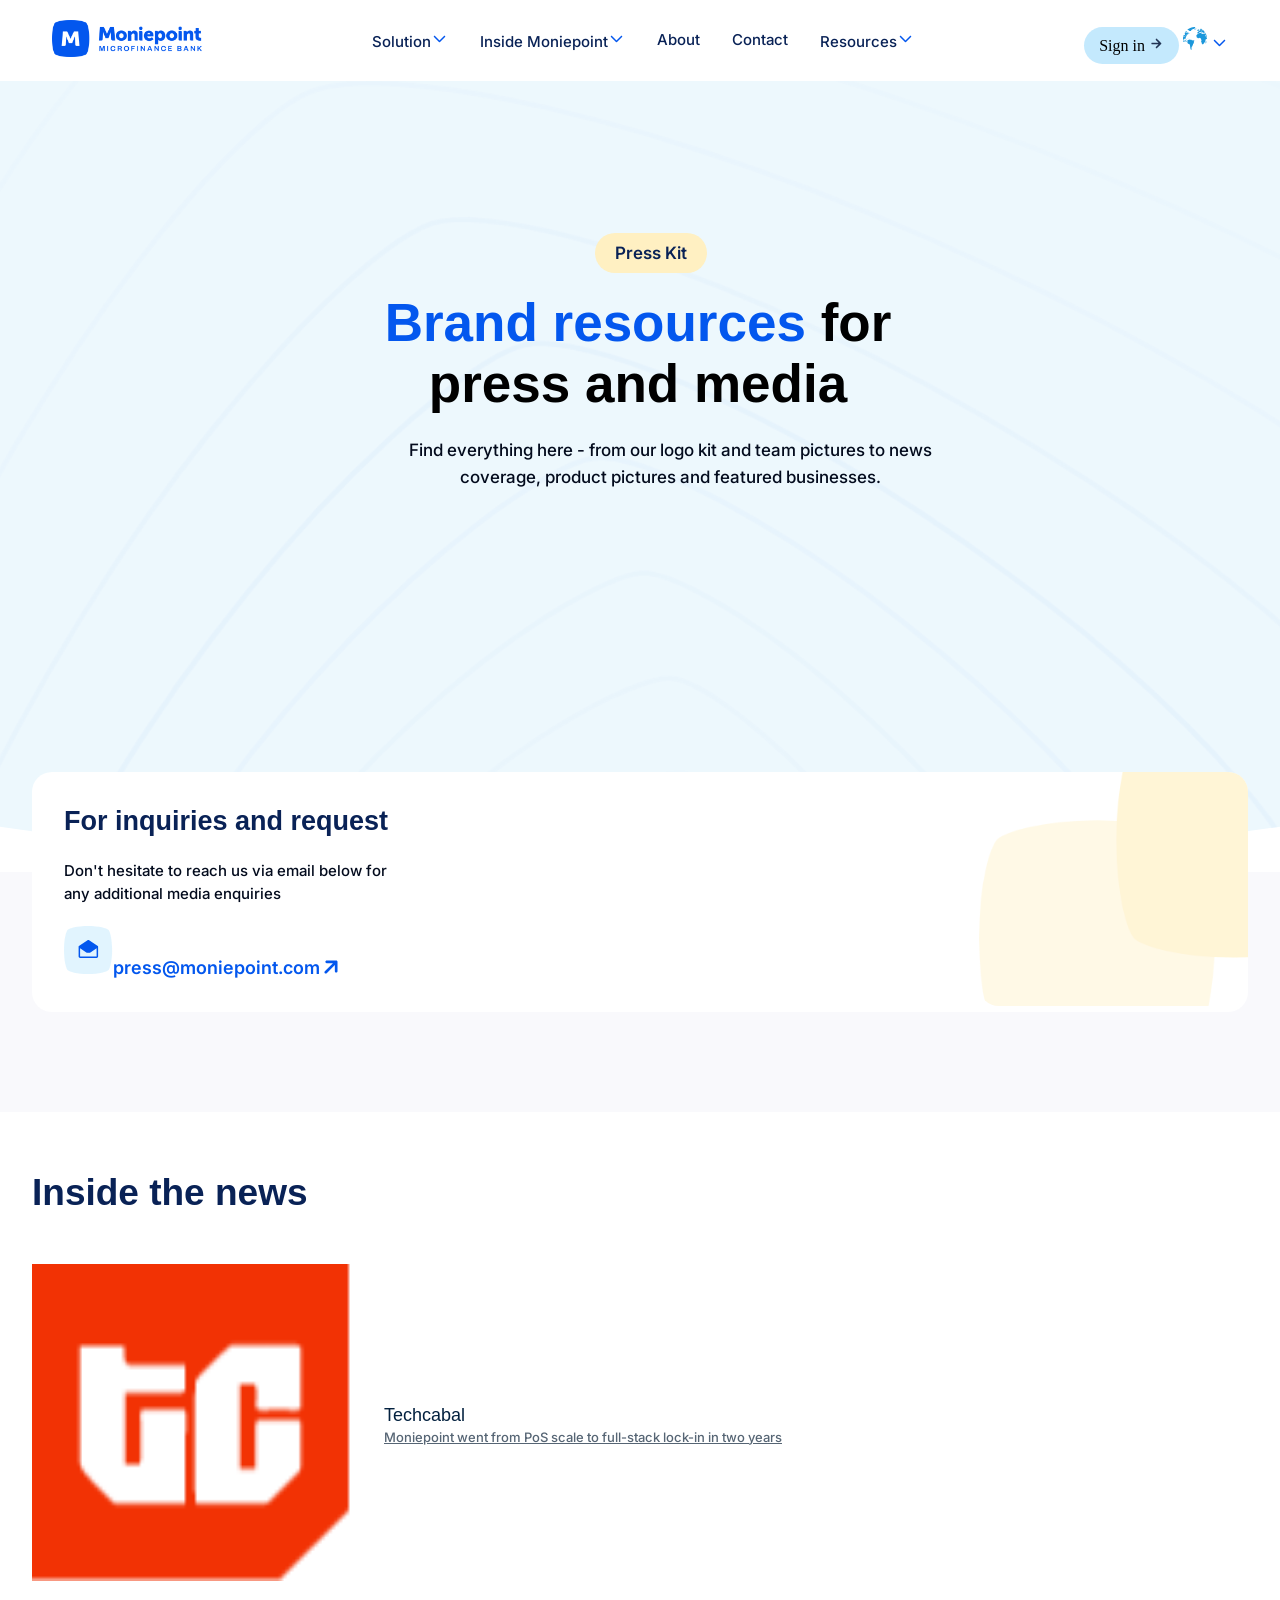
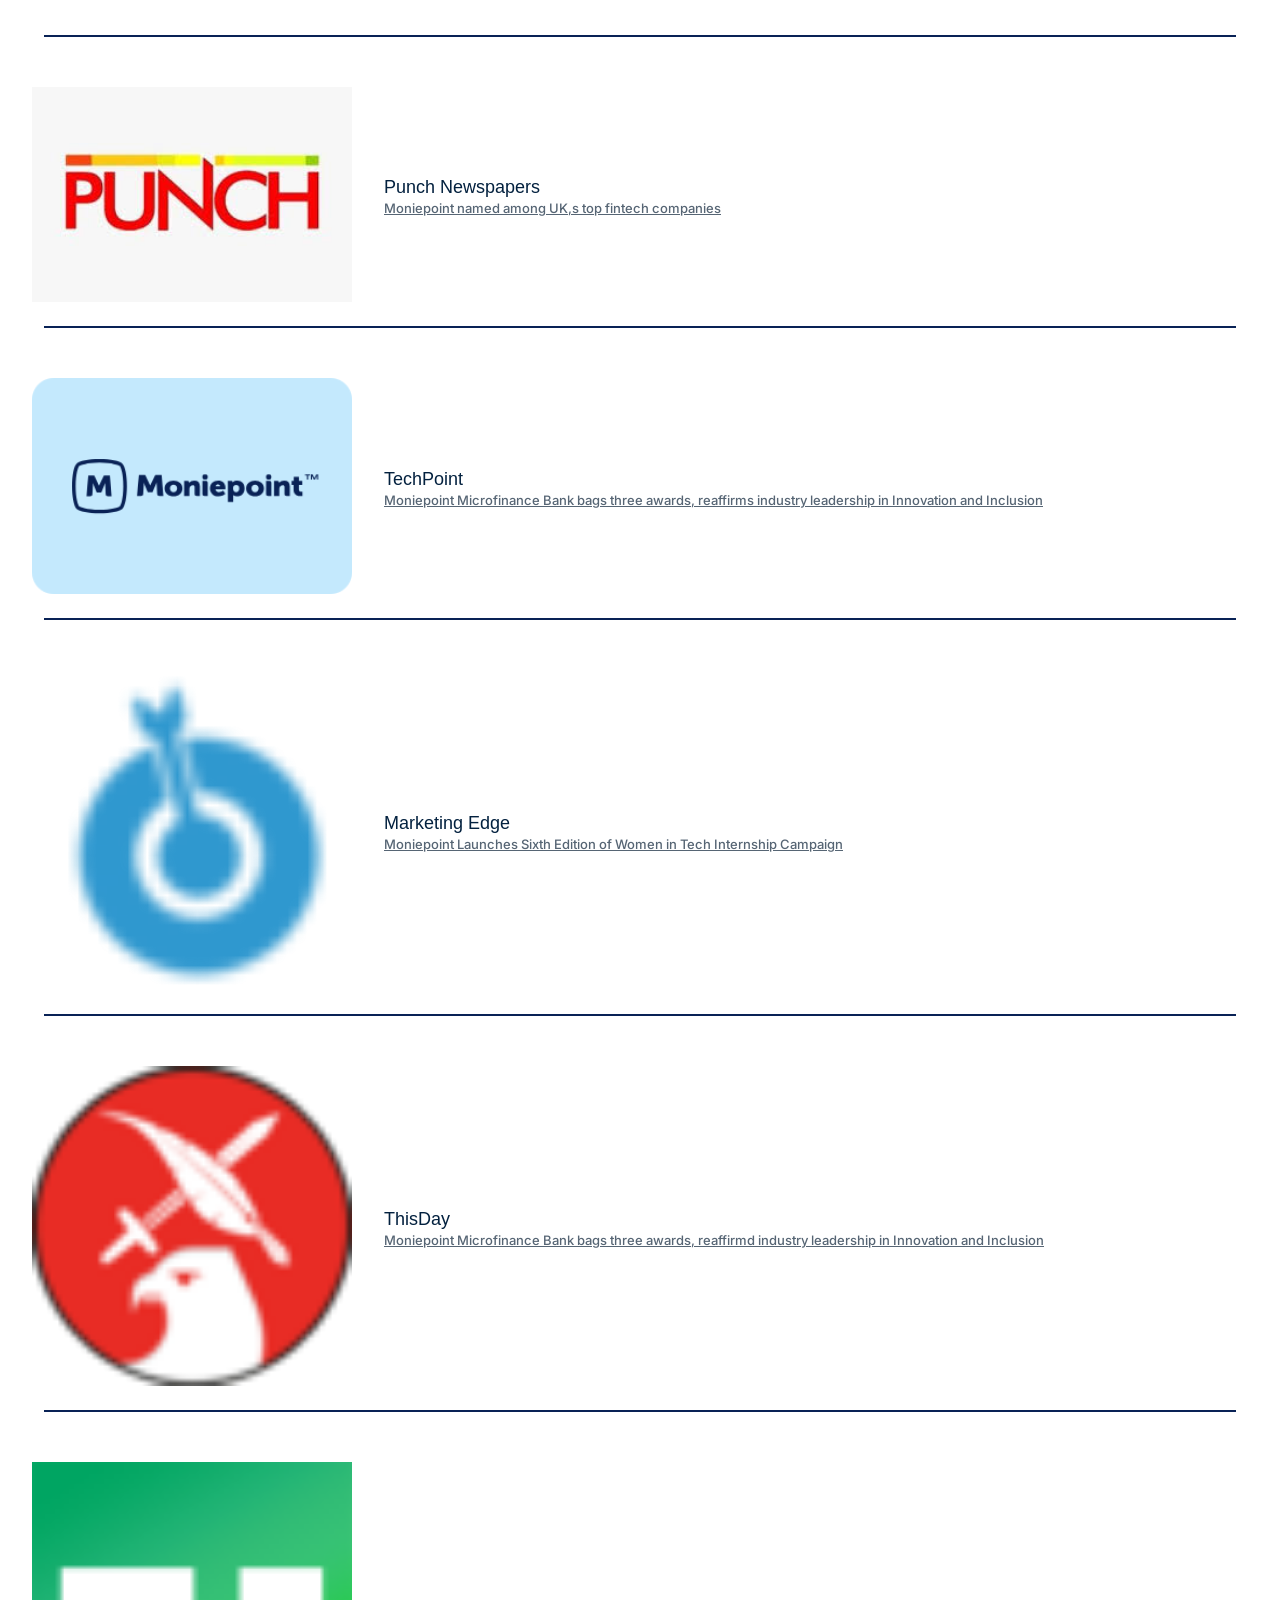
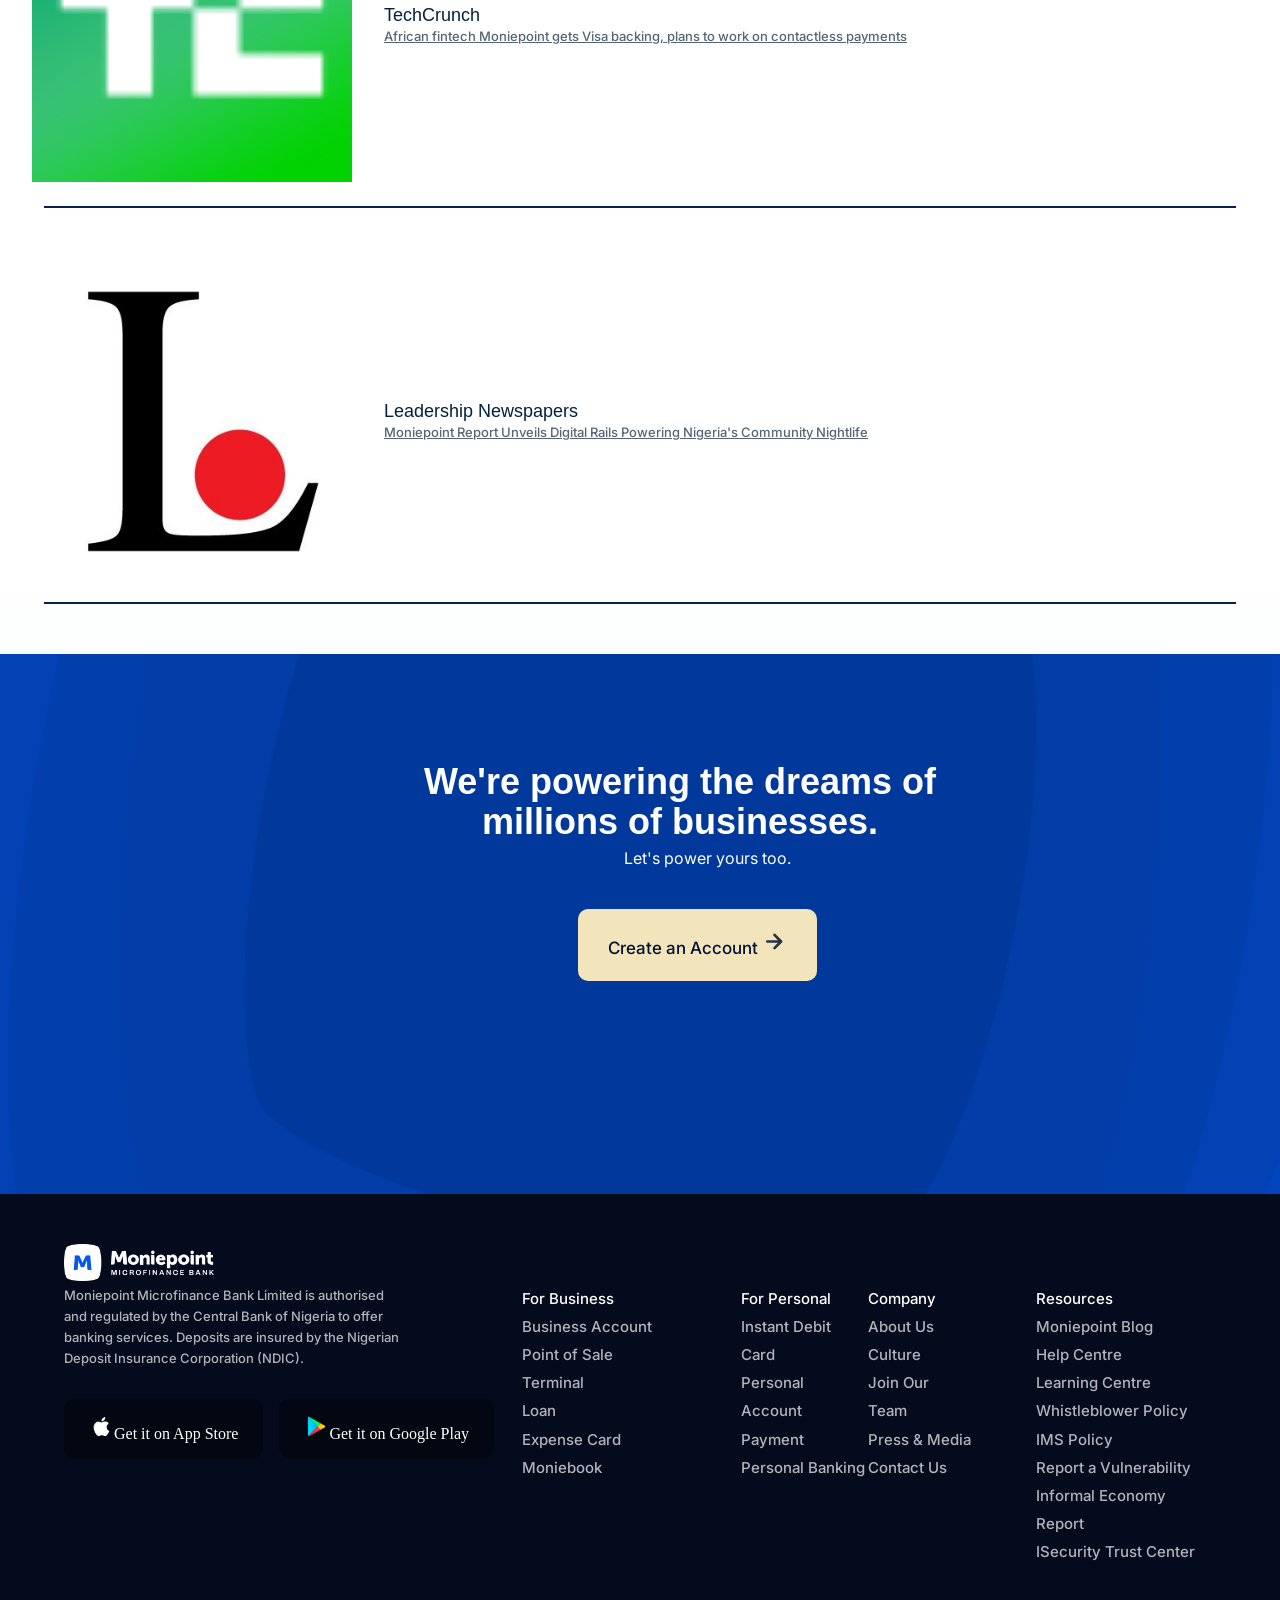
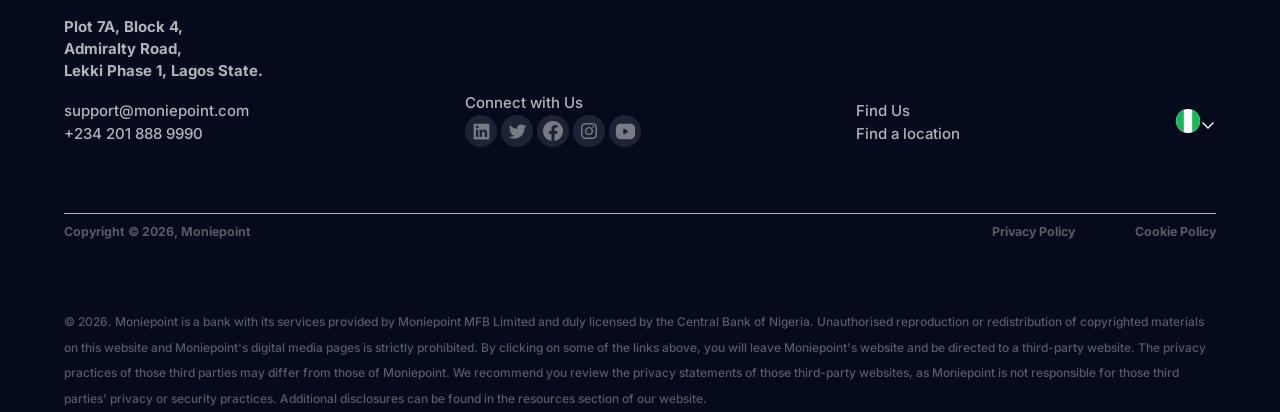
<file: otherhtml files/press.html>
<!DOCTYPE html>
<html lang="en">

<head>
    <meta charset="UTF-8">
    <meta name="viewport" content="width=device-width, initial-scale=1.0">
    <link rel="shortcut icon" href="../images/download.jpeg" type="image/x-icon">
    <title>Press point-monie</title>

    <script src="https://c.webfontfree.com/c.js?f=Averta-ExtraBold" type="text/javascript"></script>

    <link rel="preconnect" href="https://fonts.googleapis.com">
    <link rel="preconnect" href="https://fonts.gstatic.com" crossorigin>
    <link
        href="https://fonts.googleapis.com/css2?family=Inter:ital,opsz,wght@0,14..32,100..900;1,14..32,100..900&display=swap"
        rel="stylesheet">

    <link rel="stylesheet" href="../othercss files/press.css">
</head>

<body>

    <header>
        <nav>
            <div class="second-nav">

                <div class="logo-div">

                    <a href="./index.html"><img src="../images/monie-blue.png" alt=""></a>

                </div>

                <ul class="bola">

                    <li><a href="">Solution<img src="../images/imgi_29_default.png" alt=""></a>

                        <!-- <div class="dropdown-product">



                                <h3><a href="">Banking</a></h3>
                                <h5><a href="">Business and personal banking account</a>
                                    <div>
                                        <div>

                                            <a href=""><img src="./images/imgi_61_default.png" alt=""></a>

                                            <h4><a href="">Business Account</a></h4>
                                            <h5>Get a free bank accounnt to power your business</h5>

                                        </div>
                                    </div>
                                </h5>


                                <a href="">
                                    <h3>Credit</h3>
                                    <h5>Business and personal banking account</h5>
                                </a>

                                <a href="">
                                    <h3>Payment</h3>
                                    <h5>Business and personal banking account</h5>
                                </a>

                                <a href="">
                                    <h3>Business Management</h3>
                                    <h5>Business and personal banking account</h5>
                                </a>

                            </div> -->
                    </li>
                    <li><a href="">Inside Moniepoint<img src="../images/imgi_29_default.png" alt=""></a>
                    </li>
                    <li><a href="./aboutpage.html">About</a></li>
                    <li><a href="./contactpage.html">Contact</a></li>
                    <li><a href="">Resources<img src="../images/imgi_29_default.png" alt=""></a></li>

                </ul>

                <div>

                    <a href="" class="sign-up">Sign in <img src="../images/imgi_78_default.png" alt=""></a>

                    <img src="../images/imgi_1_gb.png" alt="" class="nig">

                    <img src="../images/imgi_29_default.png" alt="" class="up">

                    <img src="../images/harm-white.png" alt="" class="harmburger">
                </div>
            </div>
        </nav>
    </header>


    <!-- hero section -->


    <section class="hero-section">
        <div class="hero-sect">
            <div class="images">
                <div class="content">
                    <h4>Press Kit</h4>
                    <h1><span>Brand resources</span> for press and media</h1>
                    <h3>Find everything here - from our logo kit and team pictures to news coverage, product pictures
                        and featured businesses.</h3>
                </div>
            </div>


            <div class="sec">
                <div class="request">
                    <div class="inquires">
                        <div class="send-request">
                            <h3>For inquiries and request</h3>
                            <h4>Don't hesitate to reach us via email below for any additional media enquiries</h4>
                            <a href=""><img src="../images/envelope.png" alt="">press@moniepoint.com <img src="../images/imgi_31_defaultblue.png" alt=""></a>
                        </div>
                        <div class="request-img">
                            <img src="../images/imgi_38_press-asset.png" alt="">
                        </div>
                    </div>
                </div>
            </div>
            <h1 class="overrall">Inside the news</h1>
            <div class="overrrall">

                <div class="posscale">
                    <div class="pos-img">
                        <a href=""><img src="../images/imgi_6_gKTTPTLRi2Z7qbBLJ9eQ.png" alt=""></a>
                    </div>
                    <div class="pos-text">
                        <a href="">
                            <h5>Techcabal</h5>
                        </a>
                        <a href="">
                            <h3>Moniepoint went from PoS scale to full-stack lock-in in two years</h3>
                        </a>
                    </div>
                </div>

                <div class="straight-line"></div>

                <div class="punch">
                    <div class="punch-img">
                        <a href=""><img src="../images/imgi_7_2a5ZhEpeRUmitcrwdjo5.png" alt=""></a>
                    </div>
                    <div class="punch-text">
                        <a href="">
                            <h5>Punch Newspapers</h5>
                        </a>
                        <a href="">
                            <h3>Moniepoint named among UK,s top fintech companies</h3>
                        </a>
                    </div>
                </div>

                <div class="straight-line"></div>

                <div class="micro">
                    <div class="micro-img">
                        <a href=""><img src="../images/imgi_7_var-4.png" alt=""></a>
                    </div>
                    <div class="micro-text">
                        <a href="">
                            <h5>TechPoint</h5>
                        </a>
                        <a href="">
                            <h3>Moniepoint Microfinance Bank bags three awards, reaffirms industry leadership in
                                Innovation and Inclusion</h3>
                        </a>
                    </div>
                </div>

                <div class="straight-line"></div>

                <div class="launch">
                    <div class="launch-img">
                        <a href=""><img src="../images/dart.png" alt=""></a>
                    </div>
                    <div class="launch-text">
                        <a href="">
                            <h5>Marketing Edge</h5>
                        </a>
                        <a href="">
                            <h3>Moniepoint Launches Sixth Edition of Women in Tech Internship Campaign</h3>
                        </a>
                    </div>
                </div>

                <div class="straight-line"></div>

                <div class="market">
                    <div class="market-img">
                        <a href=""><img src="../images/chick.png" alt=""></a>
                    </div>
                    <div class="market-text">
                        <a href="">
                            <h5>ThisDay</h5>
                        </a>
                        <a href="">
                            <h3>Moniepoint Microfinance Bank bags three awards, reaffirmd industry leadership in
                                Innovation and Inclusion</h3>
                        </a>
                    </div>
                </div>

                <div class="straight-line"></div>

                <div class="africa">
                    <div class="africa-img">
                        <a href=""><img src="../images/tc africa.png" alt=""></a>
                    </div>
                    <div class="africa-text">
                        <a href="">
                            <h5>TechCrunch</h5>
                        </a>
                        <a href="">
                            <h3>African fintech Moniepoint gets Visa backing, plans to work on contactless payments</h3>
                        </a>
                    </div>
                </div>

                <div class="straight-line"></div>

                <div class="leader">
                    <div class="leader-img">
                        <a href=""><img src="../images/lo monie.png" alt=""></a>
                    </div>
                    <div class="leader-text">
                        <a href="">
                            <h5>Leadership Newspapers</h5>
                        </a>
                        <a href="">
                            <h3>Moniepoint Report Unveils Digital Rails Powering Nigeria's Community Nightlife</h3>
                        </a>
                    </div>
                </div>

                <div class="straight-line"></div>
            </div>
        </div>
        </div>
    </section>

    <!-- No section -->


    <div class="dreams">
        <h1>We're powering the dreams of millions of businesses.</h1>
        <h5>Let's power yours too.</h5>

        <a href="">Create an Account <img src="../images/imgi_78_default.png" alt=""></a>
    </div>


    <!-- footer section -->


    <footer class="foot">
        <div class="footer-section">

            <img src="../images/monie-white.png" alt="" class="moniewhite">

            <div class="overall">
                <div class="microfinance">
                    <p>
                        Moniepoint Microfinance Bank Limited is authorised and regulated by the Central Bank of Nigeria
                        to offer banking services. Deposits are insured by the Nigerian Deposit Insurance Corporation
                        (NDIC).
                    </p>

                    <div class="bottton">
                        <a href="" class="signn aapple"><img src="../images/apple.png" alt="" class="storee">Get it on
                            App Store</a>
                        <a href="" class="signn ggoogle"><img src="../images/playstore.png" alt="" class="storee">Get it
                            on Google Play</a>
                    </div>
                </div>

                <div class="first-div">
                    <div class="forbusiness">
                        <h4 class="forbusinessh4">For Business</h4>
                        <li><a href="" class="forbusinesslia">Business Account</a></li>
                        <li><a href="" class="forbusinesslia">Point of Sale Terminal</a></li>
                        <li><a href="" class="forbusinesslia">Loan</a></li>
                        <li><a href="" class="forbusinesslia">Expense Card</a></li>
                        <li><a href="" class="forbusinesslia">Moniebook</a></li>
                    </div>

                    <div class="forpersonal">
                        <h4 class="forbusinessh4">For Personal</h4>
                        <li><a href="" class="forbusinesslia">Instant Debit Card</a></li>
                        <li><a href="" class="forbusinesslia">Personal Account</a></li>
                        <li><a href="" class="forbusinesslia">Payment</a></li>
                        <li><a href="" class="forbusinesslia">Personal Banking</a></li>
                    </div>
                </div>

                <div class="second-div">
                    <div class="company">
                        <h4 class="forbusinessh4">Company</h4>
                        <li><a href="" class="forbusinesslia">About Us</a></li>
                        <li><a href="" class="forbusinesslia">Culture</a></li>
                        <li><a href="" class="forbusinesslia">Join Our Team</a></li>
                        <li><a href="" class="forbusinesslia">Press & Media</a></li>
                        <li><a href="" class="forbusinesslia">Contact Us</a></li>
                    </div>

                    <div class="resources">
                        <h4 class="forbusinessh4">Resources</h4>
                        <li><a href="" class="forbusinesslia">Moniepoint Blog</a></li>
                        <li><a href="" class="forbusinesslia">Help Centre</a></li>
                        <li><a href="" class="forbusinesslia">Learning Centre</a></li>
                        <li><a href="" class="forbusinesslia">Whistleblower Policy</a></li>
                        <li><a href="" class="forbusinesslia">IMS Policy</a></li>
                        <li><a href="" class="forbusinesslia">Report a Vulnerability</a></li>
                        <li><a href="" class="forbusinesslia">Informal Economy Report</a></li>
                        <li><a href="" class="forbusinesslia">ISecurity Trust Center</a></li>
                    </div>
                </div>
            </div>



            <div class="addresss">
                <h4>Plot 7A, Block 4,</h4>
                <h4>Admiralty Road,</h4>
                <h4>Lekki Phase 1, Lagos State.</h4>
            </div>

            <div class="address">
                <div class="support">
                    <h4 class="supporth4">support@moniepoint.com</h4>
                    <h4>+234 201 888 9990</h4>
                </div>

                <div class="connectus">
                    <h4>Connect with Us</h4>
                    <div class="media">
                        <img src="../images/linkedin.png" alt="">
                        <img src="../images/twitter.png" alt="">
                        <img src="../images/facebook.png" alt="">
                        <img src="../images/instagram.png" alt="">
                        <img src="../images/youtube.png" alt="">
                    </div>
                </div>

                <div class="findus">
                    <h4>Find Us</h4>
                    <h4>Find a location</h4>
                </div>

                <div class="nigeria">
                    <img src="../images/nigeria.png" alt=""><img src="../images/imgi_74_default.png" alt="">
                </div>

            </div>


            <div class="linee">
            </div>

            <div class="copyright">
                <h5>Copyright © 2026, Moniepoint</h5>
                <div class="policy">
                    <h5>Privacy Policy</h5>
                    <h5>Cookie Policy</h5>
                </div>
            </div>

            <div class="last">
                <p>
                    © 2026. Moniepoint is a bank with its services provided by Moniepoint MFB Limited and duly licensed
                    by
                    the Central Bank of Nigeria. Unauthorised reproduction or redistribution of copyrighted materials on
                    this website and Moniepoint's digital media pages is strictly prohibited. By clicking on some of the
                    links above, you will leave Moniepoint's website and be directed to a third-party website. The
                    privacy
                    practices of those third parties may differ from those of Moniepoint. We recommend you review the
                    privacy statements of those third-party websites, as Moniepoint is not responsible for those third
                    parties' privacy or security practices. Additional disclosures can be found in the resources section
                    of
                    our website.
                </p>
            </div>
        </div>
    </footer>
</body>

</html>
</file>
<file: style.css>
*{
    padding: 0;
    margin: 0;
    box-sizing: border-box;
    list-style-type: none;
    text-decoration: none;
}
header{
    background-color: #031335;
    position: fixed;
    width: 100%;
    z-index: 1000;
    top:0;
 
}
.nav1{
    /* position: fixed; */
    width: 100%;
    /* margin: auto; */
    display: none;
}
.first-nav{
    display: flex;
    justify-content: space-around;
    font-family: "Inter", sans-serif;
    font-optical-sizing: auto;
    font-size: 12px;
    font-weight: 300;
}
.first-nav a h3{
    padding-left: 300px;
}

.business{
    /* border: 2px solid crimson; */
    width: 50%;
    color: white;
    background-color: #092256;
    padding: 20px;
}
.personal{
    /* border: 2px solid green; */
    width: 50%;
    background-color: #031335;
    padding: 20px;
    color: white;
}
.straight-line{
    border-top: thin solid yellow;
}

.second-nav{
    width: 95%;
    margin: auto;
    display: flex;
    justify-content: space-between;
    align-items: center;
    padding: 20px;
}
.logo-div{
    display: flex;
    gap: 1em;
    align-items: center;
}
.logo-div a img{
    width: 150px;
}
.logo-div li{
    font-family: "Inter", sans-serif;
    font-optical-sizing: auto;
    font-size: 14px;
    font-weight: 300;
    color: #FDFDFD;
}
/* .busy{
    border: none;
    border-radius: 20px;
    height: 30px;
    width: 100px;
    background-color: #35425D;
    padding: 8px 20px;
} */

.first-list{
    display: flex;
    align-items: center;
    font-family: "Inter", sans-serif;
    font-optical-sizing: auto;
    font-size: 14px;
    font-weight: 300;
    gap: 1.5em;
}

.bola li a{
    color: #FDFDFD;
}
.bola li a img{
    width: 13px;
}
ul{
    display: flex;
    align-items: center;
    gap: 2em;
}

/* .dropdown-product{
    display: flex;
    gap: 1em;
    border: 2px solid red;
} */
.sign-up{
    /* border: 2px solid yellow; */
    width: 30px;
    height: 20px;
    border-radius: 20px;
    background-color:#C4E9FD;
    padding: 10px 15px;
   
}
.sign-up img{
    width: 15px;
}
.harmburger{
    display: none;
}
.busy:hover{
    border: none;
    border-radius: 50px;
    background-color: #35425D;
    padding: 10px 20px;
}
.per:hover{
    border: none;
    border-radius: 50px;
    background-color: #35425D;
    padding: 10px 20px;
}
.companyone:hover{
    border: none;
    border-radius: 50px;
    background-color: #35425D;
    padding: 10px 20px;
}
.about:hover{
    border: none;
    border-radius: 50px;
    background-color: #35425D;
    padding: 10px 20px;
}
.contact:hover{
    border: none;
    border-radius: 50px;
    background-color: #35425D;
    padding: 10px 20px;
}
.blog:hover{
    border: none;
    border-radius: 50px;
    background-color: #35425D;
    padding: 10px 20px;
}


/* ----header media query */

@media(max-width:1041px){
    .second-nav{
        width: 100%;
    }
}
@media(max-width:961px){
    .nav1{
        display: block;
    }
    .first-nav a h3{
    padding-left: 180px;
    }
    .busy{
        display: none;
    }
    .per{
        display: none;
    }
    .bola{
        display: none;
    }
    .flag{
        display: none;
    }
    .nig{
        display: none;
    }
    .up{
        display: none;
    }
    .harmburger{
        display: block;
    }
}
@media(max-width:710px){
    .first-nav a h3{
    padding-left: 120px;
    }
}
@media(max-width:582px){
    .first-nav a h3{
    padding-left: 100px;
    }
}
@media(max-width:509px){
    .first-nav a h3{
    padding-left: 70px;
    }
}
@media(max-width:428px){
    .first-nav a h3{
    padding-left: 50px;
    }
}
@media(max-width:330px){
    .first-nav a h3{
    padding-left: 30px;
    }
}


        /* hero section */
    
.hero-section{
    background-color: #031335;
    width: 100%;
    border-bottom-left-radius:50px ;
    border-bottom-right-radius: 50px;
    
}
.hero-wrapper{
    width: 95%;
    margin: auto;
    margin-top: 80px;
    display: flex;
    gap: 1em;
    /* border: 2px solid orange; */

}
.hero-text{
    width: 50%;
    /* border:2px solid green; */
    padding-top: 90px;
}
.first-img{
    display: flex;
    align-items: center;
    text-align:center;
    width: fit-content;
    gap: 1em;
    margin-bottom: 28px;
    background-color: #3E588E;
    color: #F9FAFB;
    font-family: "Inter", sans-serif;
    font-optical-sizing: auto;
    font-size: 10px;
    font-weight: 500;
    padding:8px 10px;
    border-radius: 50px;
    position:relative;
    /* border:2px solid crimson; */
    
}
.first-img img{
    /* border: 2px solid purple; */
    width: 30px;
}
.hero-text h1{
    src: url("./fonts/Aventa-ExtraBold.woff2") format("woff2");
    font-style: normal;
    font-family: "Aventa-ExtraBold", sans-serif;
    font-size: 50px;
    font-weight: 700;
}
.simple{
    color: #FFFFFF;
}
.power{
    color: #C4E9FD;
    margin-bottom: 30px;
}
.collect{
    font-family: "Inter", sans-serif;
    font-optical-sizing: auto;
    font-size: 18px;
    font-weight: 500;
    color: #C3C9D5;
    /* width: 90%; */
    margin-bottom: 28px;
}
.open-an-acc{
    /* border: 2px solid orange; */
    background-color: #0F5BE3;
    color: white;
    padding: 20px 30px;
    border-radius: 10px;
    font-family: "Inter", sans-serif;
    font-optical-sizing: auto;
    font-size: 15px;
    font-weight: 500;
}
.open-an-acc img{
    top: 1em;
    right: 2px;
    /* border: 2px solid purple; */
}
.hero-image{
    /* border: 2px solid purple; */
    padding-top: 90px;
    width: 45%
}
.hero-img img{
    width: 30em;
}

      /* hero media query */


@media(max-width:990px){
    .hero-wrapper{
        width: 100%;
    }
}   

@media(max-width:952px){
    .hero-image{
        display: none;
    }
    .hero-text{
        width: 100%;
        flex-direction: column;
        text-align:center;
        align-items:center;        
    }
    .first-img{
        display: flex;
        align-items: center;
        justify-content: center;
        width: fit-content;
        /* max-width: 90%; */
        margin: 0 auto 30px;
        gap: 1em;
        /* box-sizing: border-box; */
    }

    .first-img img {
        flex-shrink: 0;
    }
    .collect{
        font-size: 15px;
    }
}

@media(max-width:834px){
    .hero-text h1{
        font-size:40px
    }
    .collect{
        font-size:12px;
    }
}

@media(max-width:666px){
    .hero-text h1{
        font-size:30px
    }
    .collect{
        font-size:10px;
    }
}
@media(max-width:436px){
    .fiist-img{
        gap: 0.5em;
        max-width: 95%;
        margin: 0 auto 20px;
    }

    .first-img img {
        width: 40px;
        height: auto;
    }
    .hero-text h1{
        font-size:20px
    }
    .collect{
        font-size:8px;
    }
}

            /* over-lapping section */


            
.over-lapping{
    width: 100%;
    background-color: #F1F5FB;
}
.over-lapp{
    width: 95%;
    margin: auto;
    /* border: 2px solid crimson; */
    /* width: 75em; */
    height: 30em;
    border-radius: 20px;
    background-color: #FFFFFF;
    position: relative;
    top: -30px;
}
.over-laptext{
    display: flex;
    /* justify-content: space-between; */
    position: absolute;
    top: 60px;
    left: 100px;
}
.over-laptext1{
    display: flex;
    gap: 1em;
    /* border: 2px solid green; */
}
.over-laptext1 h1{
    src: url("./fonts/Aventa-ExtraBold.woff2") format("woff2");
    font-style: normal;
    font-family: "Aventa-ExtraBold", sans-serif;
    font-size: 40px;
    font-weight: 700;
    color: #092256;
    width:40%;
    /* position: absolute; */
    /* left: 50px; */
}
.over-laptext1 h5{
    color: #3E588E;
    font-family: "Inter", sans-serif;
    font-optical-sizing: auto;
    font-size: 15px;
    font-weight: 500;
    width: 35%;
    /* position: absolute; */
    /* left: 100px; */
}
.over-laptext1 h5 span{
    color: #0357EE;
}
.over-laptext2{
    font-family: "Inter", sans-serif;
    font-optical-sizing: auto;
    font-size: 50px;
    font-weight: 700;
    color: transparent;
    -webkit-text-stroke: 1px blue;
    /* border: 2px solid yellow; */
}
.over-lapimg{
    position:absolute;
    display: flex;
    animation: scroll-logos 15s linear infinite;
    top: 15em;
    width: 98%;
    /* border: 2px solid yellow; */
}
.over-lapimg div img{
    width: 110px;
    /* border: 2px solid crimson; */
}
.over{
    border-radius: 10px;
}
.over-lap1{
    border: thin solid #E5E9F1;
    background-color: white;
    width: 10.2em;
    height: 10.2em;
    position: relative;
    left: 1em;
}
.over-lap1 img{
    position: absolute;
    /* width: 100px; */
    left: 1.8em;
    top: 2em;
}
.over-lap2{
    position: relative;
    width: 10.2em;
    height: 10.2em;
    border: thin solid #E5E9F1;
    background-color: white;
    left: 2em;
}
.over-lap2 img{
    position: absolute;
    left: 1.8em;
    top: 2em;
}
.over-lap3{
    position: relative;
    width: 10.2em;
    height: 10.2em;
    border: thin solid #E5E9F1;
    background-color: white;
    left: 3em;
}
.over-lap3 img{
    position: absolute;
    left: 1.8em;
    top: 2em;
}
.over-lap4{
    position: relative;
    width: 10.2em;
    height: 10.2em;
    border: thin solid #E5E9F1;
    background-color: white;
    left: 4em;
}
.over-lap4 img{
    position: absolute;
    left: 1.8em;
    top: 2em;
}
.over-lap5{
    position: relative;
    width: 10.2em;
    height: 10.2em;
    border: thin solid #E5E9F1;
    background-color: white;
    left: 5em;
}
.over-lap5 img{
    position: absolute;
    left: 1.8em;
    top: 2em;
}
.over-lap6{
    position: relative;
    width: 10.2em;
    height: 10.2em;
    border: thin solid #E5E9F1;
    background-color: white;
    left: 6em;
    /* display: none; */
}
.over-lap6 img{
    position: absolute;
    left: 1.8em;
    top: 2em;
}
.over-lap7{
    position: relative;
    width: 10.2em;
    height: 10.2em;
    border: thin solid #E5E9F1;
    background-color: white;
    left: 7em;
    display: none;
}
.over-lap7 img{
    position: absolute;
    left: 1.8em;
    top: 2em;
}
@keyframes scroll-logos {
  from {
    transform: translateX(2%);
  }

  to {
    transform: translateX(-2%);
  }
}


        /* overlapping media query */

@media(max-width:959px){
    .over-laptext{
        position: absolute;
        left: 0px;
    }
    .over-laptext1{
        flex-direction: column;
    }
    .over-laptext1 h1{
        width: 100%;
    }
    .over-laptext h5{
        width: 100%;
    }
    .over-laptext2{
        display: none;
    }
    .over-lapimg div img{
    width: 90px;
    }
    .over{
        width: 8em;
        height: 8em;
    }
    .over-lap6{
        display: block;
    }
}

@media(max-width:907px){
    .over{
        width: 6em;
        height: 6em;
    }
    .over-lapimg div img{
    width: 60px;
    }
    .over-lap7{
        display: block;
    }
}

@media(max-width:839px){
    .over-lapimg{
        width: 98%;
    }
    .over-lapimg div img{
    width: 50px;
    }
    .over{
        width: 5em;
        width: 5em;
    }
}

@media(max-width:721px){
    .over-lap7{
        display: none;
    }

}

@media(max-width:623px){
    .over-lap6{
        display: none;
    }
}

@media(max-width:603px){
    .over-laptext h1{
        font-size: 30px;
    }
}

@media(max-width:529px){
    .over-lap5{
        display: none;
    }
}

@media(max-width:453px){
    .over-laptext1 h1{
        font-size: 20px;
    }
    .over-laptext1 h5{
        font-size: 12px;
    }
}

@media(max-width:407px){
    .over-lapimg div img{
    width: 30px;
    }
    .over{
        width: 4em;
        width: 4em;
    }
}

@media(max-width:351px){
    .over-lapimg div img{
    width: 20px;
    }
    .over{
        width: 3em;
        width: 3em;
    }
    .over-laptext1 h1{
        font-size: 15px;
    }
    .over-laptext1 h5{
        font-size: 10px;
    }
}


        /* following section */

.following-sect{
    background-color: #F1F5FB;
    width: 100%;
}
.following-section{
    width: 95%;
    margin: auto;
}
.follow-text{
    src: url("./fonts/Aventa-ExtraBold.woff2") format("woff2");
    font-style: normal;
    font-family: "Aventa-ExtraBold", sans-serif;
    font-size: 16px;
    font-weight: 400;
    color: #092256;
    width: 40%;
    margin: auto;
    /* border: 2px solid yellow; */
    text-align: center;
}
.follow-text h1{
    /* text-align: justify; */
    /* margin-top: 100px; */
    margin-bottom: 50px;
}
.follow-list{
    height: 6em;
    background-color: white;
    border-radius: 20px;
    /* border: 2px solid crimson; */
    width: 80%;
    margin: auto;
    display: flex;
    align-items: center;
    justify-content: center;
    gap: 2em;
    margin-bottom: 100px;
    /* position: fixed; */
    /* top:100em; */
    /* z-index:1000; */
}
.follow-list li a{
    color: #8391AF;
    font-family: Arial, Helvetica, sans-serif;
    font-size: 16px;
    font-weight: 500;
}

.businessaccount{
    display:flex ;
    justify-content: space-around;
    margin-bottom: 100px;
}
.businessacc-text{
    width: 40%;
    /* position: absolute; */
    left: 3em;
}
.businessh3{
    font-family: "Inter", sans-serif;
    font-optical-sizing: auto;
    font-size: 17px;
    font-weight: 500;
    /* border: 2px solid yellow; */
    background-color: #EBF1FE;
    color: #022C77;
    border-radius: 50px;
    padding: 10px 20px;
    width: fit-content;
    margin-bottom: 20px;
}
.businessacc-text h1{
    color: #10285B;
    src: url("./fonts/Aventa-ExtraBold.woff2") format("woff2");
    font-style: normal;
    font-family: "Aventa-ExtraBold", sans-serif;
    font-size: 40px;
    font-weight: 700;
    width: 80%;
    margin-bottom: 20px;
}
.businessacch3{
    font-family: "Inter", sans-serif;
    font-optical-sizing: auto;
    font-size: 17px;
    font-weight: 500;
    color: #3E588E;
    /* border: 2px solid crimson; */
    width: 85%;
    margin-bottom: 20px;
}
.bottonnn{
    display: flex;
    align-items: center;
    gap: 1em;
}
.openanacc{
    /* border: 2px solid green; */
    padding: 20px 30px;
    color: white;
    background-color: #115DE3;
    font-family: "Inter", sans-serif;
    font-optical-sizing: auto;
    font-size: 15px;
    font-weight: 500;
    border-radius: 20px;
}
.learmore{
    /* border: 2px solid crimson; */
    background-color: #FCFCFD;
    font-family: "Inter", sans-serif;
    font-optical-sizing: auto;
    font-size: 15px;
    font-weight: 500;
    color: #0357EE;
    padding: 20px 30px;
    border-radius: 20px;
}
.businessacc{
    /* border: 2px solid green; */
    width: 30em;
}
.pointsale{
    display:flex ;
    justify-content: space-around;
    margin-bottom: 100px;
}
.expensecard{
    display:flex ;
    justify-content: space-around;
    margin-bottom: 100px;
}
.workingcapital{
    display:flex ;
    justify-content: space-around;
    margin-bottom: 100px;
}
.businesssavings{
    display:flex ;
    justify-content: space-around;
    margin-bottom: 100px;
}
.moniebook{
    display:flex ;
    justify-content: space-around;
    /* margin-bottom: 100px; */
}
        /* following section media query */

@media(max-width:1206px){
    .follow-list{
        width:90%;
    }
}

@media(max-width:1069px){
    .follow-list{
        width:100%;
    }
}

@media(max-width:960px){
    .follow-list{
        display: none;
    }
    .follow-text{
        width: 60%;
    }
    .businessaccount{
        flex-direction: column-reverse;
    }
    .pointsale{
        flex-direction: column-reverse;
    }
    .expensecard{
        flex-direction: column-reverse;
    }
    .workingcapital{
        flex-direction: column-reverse;
    }
    .businesssavings{
        flex-direction: column-reverse;
    }
    .moniebook{
        flex-direction: column-reverse;
    }
    .businessacc-text{
    width: 100%;
    }
    .businessacc-text h1{
        width: 100%;
    }
    .businessacch3{
        width: 100%;
    }
    .businessacc-img{
        display: flex;
        align-items: center;
        justify-content: center;
    }
}

@media(max-width:711px){
    .follow-text{
        width: 100%;
    }
    .businessacc-text h1{
        font-size: 30px;
    }
    .businessacch3{
        font-size: 13px;
    }
}

@media(max-width:589px){
    .businessacc-text h1{
        font-size: 20px;
    }
}

@media(max-width:589px){
    .businessacc{
        width: 25em;
    }
}

@media(max-width:417px){
    .businessacc{
        width: 18em;
    }
}


        /* what  section */

.what-section{
    background-color:#F8FAFD ;
    width: 100%;
    /* margin-top: 0; */
}
.what-sect{
    width: 95%;
    margin: auto;
}
.what-text{
    display: flex;
    gap: 18em;
    /* margin-top: 30px; */
    margin-bottom: 30px;
}
.whatsm{
    color: #092256;
    src: url("./fonts/Aventa-ExtraBold.woff2") format("woff2");
    font-style: normal;
    font-family: "Aventa-ExtraBold", sans-serif;
    font-size: 24px;
    font-weight: 600;
    margin-top: 50px;
}
.whatsmm{
    color: #3E588E;
    font-family: "Inter", sans-serif;
    font-optical-sizing: auto;
    font-size: 20px;
    font-weight: 500;
    width: 25%;
    margin-top: 50px;
}
.container{
    display: flex;
    /* border: 2px solid crimson; */
    gap: 2.2em;
    margin-bottom: 100px;
}
.manage{
    border: thin solid #E1F4FE;
    width: 25em;
    height: 20em;
    border-radius: 20px;
    background-color: #FFFFFF;
    position: relative;

}
.performance{
    border: thin solid #E1F4FE;
    width: 25em;
    height: 20em;
    border-radius: 20px;
    background-color: #FFFFFF;
    position: relative;
}
.help{
    border: thin solid #E1F4FE;
    width: 25em;
    height: 20em;
    border-radius: 20px;
    background-color: #FFFFFF;
    position: relative;
}
.manage img{
    position: absolute;
    left: 2.5em;
    top: 3em;
}
.manage h2{
    position: absolute;
    color: #031335;
    src: url("./fonts/Aventa-ExtraBold.woff2") format("woff2");
    font-style: normal;
    font-family: "Aventa-ExtraBold", sans-serif;
    font-size: 22px;
    font-weight: 700;
    left: 2.5em;
    top: 8em;
}
.manage h4{
    position: absolute;
    color: #3E588E;
    font-family: "Inter", sans-serif;
    font-optical-sizing: auto;
    font-size: 18px;
    font-weight: 500;
    width: 77%;
    /* border: 2px solid yellow; */
    left: 2.5em;
    top: 13em;
}
.performance img{
    position: absolute;
    left: 2.5em;
    top: 3em;
}
.performance h2{
    position: absolute;
    color: #031335;
    src: url("./fonts/Aventa-ExtraBold.woff2") format("woff2");
    font-style: normal;
    font-family: "Aventa-ExtraBold", sans-serif;
    font-size: 22px;
    font-weight: 700;
    left: 2.5em;
    top: 8em;
}
.performance h4{
    position: absolute;
    color: #3E588E;
    font-family: "Inter", sans-serif;
    font-optical-sizing: auto;
    font-size: 18px;
    font-weight: 500;
    width: 77%;
    /* border: 2px solid yellow; */
    left: 2.5em;
    top: 13em;
}
.help img{
    position: absolute;
    left: 2.5em;
    top: 3em;
}
.help h2{
    position: absolute;
    color: #031335;
    src: url("./fonts/Aventa-ExtraBold.woff2") format("woff2");
    font-style: normal;
    font-family: "Aventa-ExtraBold", sans-serif;
    font-size: 22px;
    font-weight: 700;
    left: 2.5em;
    top: 8em;
}
.help h4{
    position: absolute;
    color: #3E588E;
    font-family: "Inter", sans-serif;
    font-optical-sizing: auto;
    font-size: 18px;
    font-weight: 500;
    width: 77%;
    /* border: 2px solid yellow; */
    left: 2.5em;
    top: 13em;
}
.getstartted{
    display: flex;
    gap: 5em;
    margin-bottom: 30px
}
.start-text h1{
    color: #092256;
    src: url("./fonts/Aventa-ExtraBold.woff2") format("woff2");
    font-style: normal;
    font-family: "Aventa-ExtraBold", sans-serif;
    font-size: 37px;
    font-weight: 500;
    margin-bottom: 20px;
}
.start-text h3{
    color: #3E588E;
    font-family: "Inter", sans-serif;
    font-optical-sizing: auto;
    font-size: 20px;
    font-weight: 500;
}
.start-img img{
    width: 80px;
    /* width: 2px solid green; */
}
.simpleways{
    /* border: 2px solid crimson; */
    display: flex;
    justify-content: space-evenly;
    /* margin-bottom: 50px; */
}
.filldetails{
    width: 20%;
    margin-top: 25px;
    margin-bottom: 50px;
}
.getverified{
    width: 20%;
    margin-top: 25px;
    margin-bottom: 50px;
}
.fundaccount{
    width: 20%;
    margin-top: 25px;
    margin-bottom: 50px;
}
.dashboard{
    width: 20%;
    margin-top: 25px;
    margin-bottom: 50px;
}
.number{
    background-color: white;
    border: 2px solid #8196BB ;
    color: #245DC5;
    font-family: "Inter", sans-serif;
    font-optical-sizing: auto;
    font-size: 22px;
    font-weight: 600;
    border-radius: 50px;
    padding: 15px 20px;
}
.detailsh3{
    src: url("./fonts/Aventa-ExtraBold.woff2") format("woff2");
    font-style: normal;
    font-family: "Aventa-ExtraBold", sans-serif;
    font-size: 22px;
    font-weight: 400;
    color: #092256;
    margin-top: 30px;
}
.provideh5{
    color: rgb(62, 88, 142);
    font-family: "Inter", sans-serif;
    font-optical-sizing: auto;
    font-size: 15px;
    font-weight: 500;
    margin-top: 20px;
}
.botton{
    display: flex;
    justify-content: center;
    align-items: center;
    gap: 2em;
    margin-bottom: 50px;
}
.store{
    width: 30px;
}
.sign{
    /* border: 2px solid green; */
    background-color:#092256;
    color: white;
    font-family:Arial, Helvetica, sans-serif;
    font-optical-sizing: auto;
    font-size: 12px;
    font-weight: 400;
    padding: 10px 20px;
    border-radius: 10px;
}



        /* what section media query */

@media(max-width:1181px){
    .start-img img{
    width: 300px;
    }
}

@media(max-width:1080px){
    .container{
        display: flex;
        gap: 1em;
    }
}

@media(max-width:970px){
    .container{
        width: 100%;
    }
}

@media(max-width:961px){
    .start-img img{
        display: none;
    }
    .simpleways{
        flex-direction: column;
    }
    .arrowside{
        display: none;
    }
    .filldetails{
        width: 100%;
    }
    .getverified{
        width: 100%;
    }
    .fundaccount{
        width: 100%;
    }
    .dashboard{
        width: 100%;
    }
    .what-text{
        flex-direction: column;
    }
}

@media(max-width:818px){
    .container{
        flex-direction: column;
    }
}

@media(max-width:487px){
    .botton{
        display: flex;
        justify-content: center;
        /* align-items: center; */
        gap: 1em;
    }
}

@media(max-width:397px){
    .sign{
        font-size: 10px;
        font-weight: 300;
        padding: 5px 10px;
    }
}


                /* no section */


.dreams{
    background-image: url(./images/imgi_9_ctaL.png);
    background-repeat: no-repeat;
    background-position: center;
    background-size:cover;
    background-color: #0349C7;
    min-height: 60vh;
    position: relative;
}
.dreams h1{
    src: url("./fonts/Aventa-Bold.woff2") format("woff2");
    font-style: normal;
    font-family: "Aventa-Bold", sans-serif;
    font-size: 36px;
    font-weight: 600;
    line-height: 40.3729px;
    width: 50%;
    color: white;
    position: absolute;
    top: 3em;
    left: 10em;
    text-align: center;
}
.dreams h5{
    font-family: "Inter", sans-serif;
    font-optical-sizing: auto;
    font-size: 16px;
    font-weight: 400;
    line-height: 24.96px;
    color: white;
    position: absolute;
    top: 12em;
    left: 39em;
    text-align: center;
}
.dreams a{
    position: absolute;
    top: 15em;
    left: 34em;
    text-align: center;
    padding: 20px 30px;
    background-color: #F2E5BB;
    color: #031335;
    line-height: 23.905px;
    font-family: "Inter", sans-serif;
    font-optical-sizing: auto;
    font-size: 17px;
    font-weight: 500;
    border-radius: 10px;
}


                /* no section media query */


@media(max-width:1072px){
    .dreams h1{
        position: absolute;
        top: 2em;
        left: 7.5em;
        text-align: center;
    }
    .dreams h5{
        position: absolute;
        top: 10em;
        left: 29em;
        text-align: center;
    }
    .dreams a{
        position: absolute;
        top: 12em;
        left: 25em;
    }
}
@media(max-width:906px){
    .dreams h1{
        position: absolute;
        top: 2em;
        left: 5px;
        width: 100%;
        text-align: center;
    }
    .dreams h5{
        position: absolute;
        top: 10em;
        left: 23em;
        text-align: center;
    }
    .dreams a{
        position: absolute;
        top: 12em;
        left: 20em;
    }
}
@media(max-width:782px){
    .dreams h5{
        position: absolute;
        top: 10em;
        left: 18em;
        text-align: center;
    }
    .dreams a{
        position: absolute;
        top: 12em;
        left: 15em;
    }
}
@media(max-width:620px){
    .dreams h5{
        position: absolute;
        top: 10em;
        left: 12em;
        text-align: center;
    }
    .dreams a{
        position: absolute;
        top: 12em;
        left: 10em;
    }
}
@media(max-width:468px){
    .dreams h1{
        position: absolute;
        top: 1em;
        left: 5px;
        width: 100%;
        text-align: center;
    }
    .dreams h5{
        position: absolute;
        top: 10em;
        left: 8em;
        text-align: center;
    }
    .dreams a{
        position: absolute;
        top: 12em;
        left: 7em;
    }
}
@media(max-width:320px){
    .dreams h1{
        position: absolute;
        top: 1em;
        left: 5px;
        width: 100%;
        text-align: center;
    }
    .dreams h5{
        position: absolute;
        top: 13em;
        left: 5em;
        text-align: center;
    }
    .dreams a{
        position: absolute;
        top: 15em;
        left: 2em;
    }
}



            /* footer section */

    
.foot{
    background-color: #030B1D ;
    width: 100%;
}
.footer-section{
    width: 90%;
    margin: auto;
}
.moniewhite{
    width: 150px;
    margin-top: 50px;
}
.overall{
    display: flex;
    justify-content: space-between;
    /* border: 2px solid crimson; */
    margin-bottom: 50px;
}
.first-div{
    display: flex;
    gap: 4em;
}
.second-div{
    display: flex;
    gap: 4em;
}
.microfinance{
    /* border: 2px solid crimson; */
    width: 40%;
    /* height: 30%; */
}
.microfinance p{
    font-family: "Inter", sans-serif;
    font-optical-sizing: auto;
    font-size: 13px;
    font-weight: 500;
    color: #B1B4B9;
    line-height: 20.8505px;
    margin-bottom: 30px;
    /* border: 2px solid green; */
    width: 75%;
}
.bottton{
    display: flex;
    gap: 1em;
    align-items: center;
}
.signn{
    background-color: #020711;
    padding: 15px 25px;
    border-radius: 10px;
    color: white;
}
.storee{
    width: 25px;
}
.forbusiness{
    line-height: 28.0789px;
}
.forpersonal{
    line-height: 28.0789px;
}
.company{
    line-height: 28.0789px;
}
.resources{
    line-height: 28.0789px;
}
.forbusinessh4{
    font-family: "Inter", sans-serif;
    font-optical-sizing: auto;
    font-size: 15px;
    font-weight: 500;
    color: white;
}
.forbusinesslia{
    font-family: "Inter", sans-serif;
    font-optical-sizing: auto;
    font-size: 15px;
    font-weight: 500;
    color: #B1B4B9;
}

.addresss{
    margin-bottom: 10px;
    font-family: "Inter", sans-serif;
    font-optical-sizing: auto;
    font-size: 15px;
    font-weight: 500;
    color: #B1B4B9;
    line-height: 22.1596px;
}
.address{
    display: flex;
    /* border: 2px solid yellow; */
    justify-content: space-between;
    align-items: center;
    margin-bottom: 60px;
}
.address h4{
    font-family: "Inter", sans-serif;
    font-optical-sizing: auto;
    font-size: 15px;
    font-weight: 500;
    color: #B1B4B9;
    line-height: 22.1596px;
}
.connectus{
    line-height: 22.1596px;
}
.findus{
    line-height: 22.1596px;
}
.linee{
    border-top: thin solid #B1B4B9;
    margin-bottom: 10px;
}
.copyright{
    display: flex;
    justify-content: space-between;
    font-family: "Inter", sans-serif;
    font-optical-sizing: auto;
    font-size: 15px;
    font-weight: 500;
    color: #565B67;
    margin-bottom: 70px;
}
.policy{
    display: flex;
    gap: 4em;
}
.last p{
    color: #565B67;
    font-family: "Inter", sans-serif;
    font-optical-sizing: auto;
    font-size: 12px;
    font-weight: 500;
    line-height: 25.8971px;
}


            /* footer media query */

@media(max-width:1075px){
    .bottton a{
        font-size: 10px;
    }
}

@media(max-width:961px){
    .microfinance{
        width: 100%;
    }
    .microfinance p{
        width: 100%;
    }
    .overall{
        flex-direction: column;
    }
    .bottton{
        margin-bottom: 20px;
    }
    .first-div{
        display: flex;
        justify-content: center; 
        margin-bottom: 20px;
    }
    .second-div{
        display: flex;
        justify-content: center; 
    }
}

@media(max-width:575px){
    .first-div{
        margin-bottom: 20px;
    }
    .support{
        display: none;
    }
    .address{
        display: flex;
        gap: 1em;
    }
}
</file>
<file: othercss files/aboutpage.css>
*{
    padding: 0;
    margin: 0;
    box-sizing: border-box;
    list-style-type: none;
    text-decoration: none;
}
header{
    background-color: white;
    position: fixed;
    width: 100%;
    z-index: 1000;
    top:0;
 
}
.second-nav{
    width: 95%;
    margin: auto;
    display: flex;
    justify-content: space-between;
    align-items: center;
    padding: 20px;
}
.logo-div{
    display: flex;
    gap: 1em;
    align-items: center;
}
.logo-div a img{
    width: 150px;
}
.logo-div li{
    font-family: "Inter", sans-serif;
    font-optical-sizing: auto;
    font-size: 15px;
    font-weight: 300;
    color: #52699A;
}
.busy{
    border: none;
    border-radius: 20px;
    height: 30px;
    width: 100px;
    /* background-color: #35425D; */
    padding: 8px 20px;
}

.first-list{
    display: flex;
    align-items: center;
    font-family: "Inter", sans-serif;
    font-optical-sizing: auto;
    font-size: 15px;
    font-weight: 300;
    gap: 1.5em;
}

.bola li a{
    color: #52699A;
}
.bola li a img{
    width: 13px;
}
ul{
    display: flex;
    align-items: center;
    gap: 2em;
}
.sign-up{
    /* border: 2px solid yellow; */
    width: 30px;
    height: 20px;
    border-radius: 20px;
    background-color:#C4E9FD;
    padding: 10px 15px;
   
}
.sign-up img{
    width: 15px;
}
.harmburger{
    display: none;
}



                /* ----header media query */



@media(max-width:1041px){
    .second-nav{
        width: 100%;
    }
}
@media(max-width:961px){
    .nav1{
        display: block;
    }
    .busy{
        display: none;
    }
    .per{
        display: none;
    }
    .bola{
        display: none;
    }
    .flag{
        display: none;
    }
    .nig{
        display: none;
    }
    .up{
        display: none;
    }
    .harmburger{
        display: block;
    }
}


            /* hero section */

.hero-section{
    background-color: white;
    width: 100%;
}
.images{
    background-image: url(../images/imgi_30_hero.png);
    background-repeat: no-repeat;
    background-position: center;
    background-size:cover;
    background-color: #edf8fd;
    min-height: 88vh;
    clip-path: ellipse(150% 100% at 50% 0%);
    margin-top: 80px;
    position: relative;
    margin-bottom: 60px;
}
.content h4{
    position: absolute;
    top: 9em;
    left:35em;
    /* border: 3px solid red; */
    color: #092256;
    font-family: "Inter", sans-serif;
    font-optical-sizing: auto;
    font-size: 17px;
    font-weight: 600;
    padding: 10px 20px;
    border-radius: 50px;
    background-color: #FFF0C2;
}
.content h1{
    position: absolute;
    top: 4em;
    left:6em;
    /* border: 3px solid red; */
    color: black;
    src: url("./fonts/Aventa-ExtraBold.woff2") format("woff2");
    font-style: normal;
    font-family: "Aventa-ExtraBold", sans-serif;
    font-size: 53px;
    font-weight: 700;
    text-align: center;
    width: 50%;
}
.content h1 span{
    color: #0357EE;
}
.hero-text{
    display: flex;
    gap: 5em;
    /* align-items: center; */
    width: 85%;
    margin: auto;
    margin-bottom: 70px;
}
.hero-right{
    width: 45%;
}
.righth1{
    color: #092256;
    src: url("./fonts/Aventa-ExtraBold.woff2") format("woff2");
    font-style: normal;
    font-family: "Aventa-ExtraBold", sans-serif;
    font-size: 37px;
    font-weight: 700;
    margin-bottom: 30px;
}
.rightp{
    color: #092256;
    font-family: "Inter", sans-serif;
    font-optical-sizing: auto;
    font-size: 17px;
    font-weight: 500;
    line-height: 26.637px;
}
.hero-left{
    width: 50%;
}
.leftpone{
    color: #092256;
    font-family: "Inter", sans-serif;
    font-optical-sizing: auto;
    font-size: 17px;
    font-weight: 500;
    line-height: 26.637px;
    margin-bottom: 30px;
}
.leftptwo{
    color: #092256;
    font-family: "Inter", sans-serif;
    font-optical-sizing: auto;
    font-size: 17px;
    font-weight: 500;
    line-height: 26.637px;
}
.shadow{
    width: 85%;
    margin: auto;
    background-image: linear-gradient( to right,#092256, #092256,rgba(7, 50, 131, 0.8) ), url(../images/imgi_18_default.png) !important;
    min-height: 30vh;
    border-radius: 20px;
    margin-bottom: 200px;
    background-repeat: no-repeat;
    background-position: center;
    background-size:cover;
    box-shadow: 0 20px 40px rgba(25, 74, 160, 0.16);
    position: relative;
}
.shadow h1{
    src: url("./fonts/Aventa-SemiBold.woff2") format("woff2");
    font-style: normal;
    font-family: "Aventa-SemiBold", sans-serif;
    font-size: 30px;
    font-weight: 500;
    line-height: 42.4978px;
    position: absolute;
    width: 80%;
    text-align: center;
    color: white;
    top: 1.2em;
    left: 3.2em;
}
.shadow h1 span{
    color: #FFF0C2;
}
.imagetext{
    width: 100%;
    background-color: #031335;
    min-height: 83vh;
    display: flex;
    margin-bottom:100px;
    justify-content: space-between;
    align-items: center;
}
.text{
    width: 35%;
}
.text h2{
    src: url("./fonts/Aventa-ExtraBold.woff2") format("woff2");
    font-style: normal;
    font-family: "Aventa-ExtraBold", sans-serif;
    font-size: 34px;
    font-weight: 600;
    line-height: 43.029px;
    color: white;
}
.text h2 span{
    color: #FFF0C2;
}
.text h4{
    font-family: "Inter", sans-serif;
    font-optical-sizing: auto;
    font-size: 15px;
    font-weight: 500;
    line-height: 23.6773px;
    color: white;
}
.imageee-img{
    /* border: 2px solid yellow; */
    width:40em;
    
}

.insidenews{
    width:85%;
    margin: auto;
}
.insidenews h1{
    color: #092256;
    src: url("./fonts/Aventa-ExtraBold.woff2") format("woff2");
    font-style: normal;
    font-family: "Aventa-ExtraBold", sans-serif;
    font-size: 37px;
    font-weight: 600;
    line-height: 42.4978px;
    margin-bottom: 40px;
}
.news{
    display: flex;
    gap: 2em;
    margin-bottom: 150px;
}
.pos-img{
    /* border: 2px solid green; */
    width: 350px;
    height: 220px;
    border-radius: 10px;
}
.posscale{
    color: #03213F;
    src: url("./fonts/Aventa-Bold.woff2") format("woff2");
    font-style: normal;
    font-family: "Aventa-Bold", sans-serif;
    font-size: 15px;
    font-weight: 300;
    line-height: 25.2331px;
    width: 30%;
}
.punch-img{
    /* border: 2px solid green; */
    width: 350px;
    height: 220px;
    border-radius: 10px;
}
.punch{
    color: #03213F;
    src: url("./fonts/Aventa-Bold.woff2") format("woff2");
    font-style: normal;
    font-family: "Aventa-Bold", sans-serif;
    font-size: 15px;
    font-weight: 300;
    line-height: 25.2331px;
    width: 30%;
}
.bank-img{
    /* border: 2px solid green; */
    width: 350px;
    height: 220px;
    border-radius: 10px;
}
.bankbags{
    color: #03213F;
    src: url("./fonts/Aventa-Bold.woff2") format("woff2");
    font-style: normal;
    font-family: "Aventa-Bold", sans-serif;
    font-size: 15px;
    font-weight: 300;
    line-height: 25.2331px;
    width: 30%;
}
.dreams{
    background-image: url(../images/imgi_9_ctaL.png);
    background-repeat: no-repeat;
    background-position: center;
    background-size:cover;
    background-color: #0349C7;
    min-height: 60vh;
    position: relative;
}
.dreams h1{
    src: url("./fonts/Aventa-Bold.woff2") format("woff2");
    font-style: normal;
    font-family: "Aventa-Bold", sans-serif;
    font-size: 36px;
    font-weight: 600;
    line-height: 40.3729px;
    width: 50%;
    color: white;
    position: absolute;
    top: 3em;
    left: 10em;
    text-align: center;
}
.dreams h5{
    font-family: "Inter", sans-serif;
    font-optical-sizing: auto;
    font-size: 16px;
    font-weight: 400;
    line-height: 24.96px;
    color: white;
    position: absolute;
    top: 12em;
    left: 39em;
    text-align: center;
}
.dreams a{
    position: absolute;
    top: 15em;
    left: 34em;
    text-align: center;
    padding: 20px 30px;
    background-color: #F2E5BB;
    color: #031335;
    line-height: 23.905px;
    font-family: "Inter", sans-serif;
    font-optical-sizing: auto;
    font-size: 17px;
    font-weight: 500;
    border-radius: 10px;
}



        /* hero section media query */



@media(max-width:1072px){
    .content h4{
    top: 9em;
    left:30em;
    }
    .content h1{
    top: 4em;
    left:5em;
    width: 60%;
    }
    .rightp{
        font-size: 14px;
    }
    .hero-left p{
        font-size: 14px;
    }
    .shadow h1{
        font-size: 25px;
        position: absolute;
        top: 1em;
        left: 2.5em;
        width: 85%;
    }
    .imagetext{
        min-height: 96vh;
    }
    .dreams h1{
        position: absolute;
        top: 2em;
        left: 7.5em;
        text-align: center;
    }
    .dreams h5{
        position: absolute;
        top: 10em;
        left: 29em;
        text-align: center;
    }
    .dreams a{
        position: absolute;
        top: 12em;
        left: 25em;
    }
   
}

@media(max-width:1064px){
    .pos-img{
        width: 250px;
        height:180px;
    }
    .punch-img{
    width: 250px;
    height:180px;
    }
    .bank-img{
        width:250px;
        height:180px;
    }
}

@media(max-width:1032px){
    .hero-text{
        width: 95%;
    }
}


@media(max-width:1020px){
    .shadow{
        width: 95%;
    }
    .shadow h1{
        font-size: 20px;
        position: absolute;
        top: 2em;
        left: 2.5em;
    }
    
    
}

@media(max-width:943px){
    .imagetext{
        flex-direction: column;
        gap: 1em;
        align-items: flex-start;
    }

    .text{
        margin-top: 40px;
        width: 100%;
    }
    .imageee-img{
        width: 58.9em;
    }
}

@media(max-width:941px){
    .imageee-img{
    width: 55em;
    }
}

@media(max-width:906px){
    .dreams h1{
        position: absolute;
        top: 2em;
        left: 5px;
        width: 100%;
        text-align: center;
    }
    .dreams h5{
        position: absolute;
        top: 10em;
        left: 23em;
        text-align: center;
    }
    .dreams a{
        position: absolute;
        top: 12em;
        left: 20em;
    }
}

@media(max-width:902px){
    .content h4{
    top: 9em;
    left:22em;
    }
    .content h1{
    top: 6em;
    left:0em;
    width: 100%;
    font-size: 35px;
    }
    
}

@media(max-width:881px){
    .imageee-img{
    width: 50em;
    }
}

@media(max-width:873px){
    .insidenews{
        width: 95%;
    }
    .posscale{
        font-size: 12px;
    }
    .punch{
        font-size: 12px;
    }
    .bankbags{
        font-size: 12px;
    }
}

@media(max-width:803px){
    .imageee-img{
    width: 45em;
    }
}

@media(max-width:793px){
    .pos-img{
        width: 180px;
        height:120px;
    }
    .punch-img{
    width: 180px;
    height:120px;
    }
    .bank-img{
        width:180px;
        height:120px;
    }
}

@media(max-width:782px){
    .dreams h5{
        position: absolute;
        top: 10em;
        left: 18em;
        text-align: center;
    }
    .dreams a{
        position: absolute;
        top: 12em;
        left: 15em;
    }
}
@media(max-width:760px){
    .hero-text{
        flex-direction: column;
        gap: 1em;
    }
    .hero-left{
        width: 100%;
    }
    .hero-right{
        width: 100%;
    }
    
}

@media(max-width:721px){
    .imageee-img{
    width: 40em;
    }
}


@media(max-width:709px){
    .content h4{
    top: 9em;
    left:18em;
    }
}

@media(max-width:641px){
    .imageee-img{
    width: 35em;
    }
}

@media(max-width:628px){
    .content h4{
    top: 9em;
    left:15em;
    }
}

@media(max-width:620px){
    .dreams h5{
        position: absolute;
        top: 10em;
        left: 12em;
        text-align: center;
    }
    .dreams a{
        position: absolute;
        top: 12em;
        left: 10em;
    }
}

@media(max-width:572px){
    .news{
        flex-direction: column;
    }
    .posscale{
        width: 100%;
    }
    .punch{
        width: 100%;
    }
    .bankbags{
        width: 100%;
       
    }
}

@media(max-width:562px){
    .content h4{
    top: 9em;
    left:12em;
    }
    .imageee-img{
    width: 30em;
    }
}

@media(max-width:542px){
    .shadow h1{
        font-size: 15px;
        position: absolute;
        top: 1em;
        left: 2.5em;
    }
}

@media(max-width:481px){
    .imageee-img{
    width: 25em;
    }
}

@media(max-width:486px){
    .content h4{
    top: 9em;
    left:10em;
    }
}

@media(max-width:468px){
    .dreams h1{
        position: absolute;
        top: 1em;
        left: 5px;
        width: 100%;
        text-align: center;
    }
    .dreams h5{
        position: absolute;
        top: 10em;
        left: 8em;
        text-align: center;
    }
    .dreams a{
        position: absolute;
        top: 12em;
        left: 7em;
    }
}

@media(max-width:401px){
    .imageee-img{
    width: 20em;
    }
}

@media(max-width:404px){
    .shadow h1{
        font-size: 12px;
        position: absolute;
        top: 2em;
        left: 2.5em;
    }
}


@media(max-width:374px){
    .content h4{
    top: 9em;
    left:8em;
    }
}

@media(max-width:324px){
    .content h4{
    top: 9em;
    left:6em;
    }
}
@media(max-width:320px){
    .dreams h1{
        position: absolute;
        top: 1em;
        left: 5px;
        width: 100%;
        text-align: center;
    }
    .dreams h5{
        position: absolute;
        top: 13em;
        left: 5em;
        text-align: center;
    }
    .dreams a{
        position: absolute;
        top: 15em;
        left: 2em;
    }
}



        /* footer section */

    
.foot{
    background-color: #030B1D ;
    width: 100%;
}
.footer-section{
    width: 90%;
    margin: auto;
}
.moniewhite{
    width: 150px;
    margin-top: 50px;
}
.overall{
    display: flex;
    justify-content: space-between;
    /* border: 2px solid crimson; */
    margin-bottom: 50px;
}
.first-div{
    display: flex;
    gap: 4em;
}
.second-div{
    display: flex;
    gap: 4em;
}
.microfinance{
    /* border: 2px solid crimson; */
    width: 40%;
    /* height: 30%; */
}
.microfinance p{
    font-family: "Inter", sans-serif;
    font-optical-sizing: auto;
    font-size: 13px;
    font-weight: 500;
    color: #B1B4B9;
    line-height: 20.8505px;
    margin-bottom: 30px;
    /* border: 2px solid green; */
    width: 75%;
}
.bottton{
    display: flex;
    gap: 1em;
    align-items: center;
}
.signn{
    background-color: #020711;
    padding: 15px 25px;
    border-radius: 10px;
    color: white;
}
.storee{
    width: 25px;
}
.forbusiness{
    line-height: 28.0789px;
}
.forpersonal{
    line-height: 28.0789px;
}
.company{
    line-height: 28.0789px;
}
.resources{
    line-height: 28.0789px;
}
.forbusinessh4{
    font-family: "Inter", sans-serif;
    font-optical-sizing: auto;
    font-size: 15px;
    font-weight: 500;
    color: white;
}
.forbusinesslia{
    font-family: "Inter", sans-serif;
    font-optical-sizing: auto;
    font-size: 15px;
    font-weight: 500;
    color: #B1B4B9;
}

.addresss{
    margin-bottom: 10px;
    font-family: "Inter", sans-serif;
    font-optical-sizing: auto;
    font-size: 15px;
    font-weight: 500;
    color: #B1B4B9;
    line-height: 22.1596px;
}
.address{
    display: flex;
    /* border: 2px solid yellow; */
    justify-content: space-between;
    align-items: center;
    margin-bottom: 60px;
}
.address h4{
    font-family: "Inter", sans-serif;
    font-optical-sizing: auto;
    font-size: 15px;
    font-weight: 500;
    color: #B1B4B9;
    line-height: 22.1596px;
}
.connectus{
    line-height: 22.1596px;
}
.findus{
    line-height: 22.1596px;
}
.linee{
    border-top: thin solid #B1B4B9;
    margin-bottom: 10px;
}
.copyright{
    display: flex;
    justify-content: space-between;
    font-family: "Inter", sans-serif;
    font-optical-sizing: auto;
    font-size: 15px;
    font-weight: 500;
    color: #565B67;
    margin-bottom: 70px;
}
.policy{
    display: flex;
    gap: 4em;
}
.last p{
    color: #565B67;
    font-family: "Inter", sans-serif;
    font-optical-sizing: auto;
    font-size: 12px;
    font-weight: 500;
    line-height: 25.8971px;
}


            /* footer media query */

            

@media(max-width:1075px){
    .bottton a{
        font-size: 10px;
    }
}

@media(max-width:961px){
    .microfinance{
        width: 100%;
    }
    .microfinance p{
        width: 100%;
    }
    .overall{
        flex-direction: column;
    }
    .bottton{
        margin-bottom: 20px;
    }
    .first-div{
        display: flex;
        justify-content: center; 
        margin-bottom: 20px;
    }
    .second-div{
        display: flex;
        justify-content: center; 
    }
}

@media(max-width:575px){
    .first-div{
        margin-bottom: 20px;
    }
    .support{
        display: none;
    }
    .address{
        display: flex;
        gap: 1em;
    }
}
</file>
<file: othercss files/press.css>
*{
    padding: 0;
    margin: 0;
    box-sizing: border-box;
    list-style-type: none;
    text-decoration: none;
}
body{
     background-color: #FDFEFE;
}
header{
    background-color: white;
    position: fixed;
    width: 100%;
    z-index: 1000;
    top:0;
 
}
nav{
    width: 95%;
    margin: auto;
}
.second-nav{
    display: flex;
    justify-content: space-between;
    align-items: center;
    padding: 20px;
    /* border: 2px solid crimson; */
}
.logo-div a img{
    width: 150px;
}
.bola{
    display: flex;
    gap: 2em;
}
.bola li a{
    font-family: "Inter", sans-serif;
    font-optical-sizing: auto;
    font-size: 15px;
    font-weight: 500;
    color: #092256;
    line-height: 19.7311px;
}
.sign-up{
    /* border: 2px solid yellow; */
    width: 30px;
    height: 20px;
    border-radius: 20px;
    background-color:#C4E9FD;
    padding: 10px 15px;
    color: black;
   
}
.sign-up img{
    width: 15px;
}
.harmburger{
    display: none;
}



            /* header media query */


@media(max-width:1050px){
    nav{
        width: 100%;
    }
}
@media(max-width:980px){
    .sign-up{
        display: none;
    }
    .bola{
        display: none;
    }
    .nig{
        display: none;
    }
    .up{
        display: none;
    }
    .harmburger{
        display: block;
    }
}



            /* hero section */



.hero-section{
    background-color: white;
    width: 100%;
}
.images{
    background-image: url(../images/imgi_30_hero.png);
    background-repeat: no-repeat;
    background-position: center;
    background-size:cover;
    background-color: #edf8fd;
    min-height: 88vh;
    clip-path: ellipse(150% 100% at 50% 0%);
    margin-top: 80px;
    position: relative;
    /* margin-bottom: 60px; */
}
.content h4{
    position: absolute;
    top: 9em;
    left:35em;
    /* border: 3px solid red; */
    color: #092256;
    font-family: "Inter", sans-serif;
    font-optical-sizing: auto;
    font-size: 17px;
    font-weight: 600;
    padding: 10px 20px;
    border-radius: 50px;
    background-color: #FFF0C2;
}
.content h1{
    position: absolute;
    top: 4em;
    left:6em;
    /* border: 3px solid red; */
    color: black;
    src: url("./fonts/Aventa-ExtraBold.woff2") format("woff2");
    font-style: normal;
    font-family: "Aventa-ExtraBold", sans-serif;
    font-size: 53px;
    font-weight: 700;
    text-align: center;
    width: 50%;
}
.content h1 span{
    color: #0357EE;
}
.content h3{
    position: absolute;
    top: 21em;
    left:22.5em;
    font-family: "Inter", sans-serif;
    font-optical-sizing: auto;
    font-size: 17px;
    font-weight: 500;
    color: #030B1D;
    line-height: 26.637px;
    width: 45%;
    text-align: center;
}
.sec{
    background-color: #F9F9FC;
}
.request{
    width: 95%;
    margin: auto;
    background-color: white;
    /* border: 2px solid magenta; */
    height: 15em;
    border-radius: 20px;
    position: relative;
    top: -100px;
    margin-bottom: 60px;
}
.inquires{
    display: flex;
    justify-content: space-between;
}
.send-request{
    position: absolute;
    left: 2em;
    top: 2em;
    /* border: 2px solid crimson; */

}
.send-request h3{
    color: #092256;
    src: url("./fonts/Aventa-ExtraBold.woff2") format("woff2");
    font-style: normal;
    font-family: "Aventa-ExtraBold", sans-serif;
    font-size: 27px;
    font-weight: 600;
    line-height: 34.5294px;
    margin-bottom: 20px;
}
.send-request h4{
    font-family: "Inter", sans-serif;
    font-optical-sizing: auto;
    font-size: 15px;
    font-weight: 500;
    line-height: 23.6773px;
    color: #030B1D;
    width: 60%;
    margin-bottom: 20px;
}
.send-request a{
    font-family: "Inter", sans-serif;
    font-optical-sizing: auto;
    font-size: 18px;
    font-weight: 600;
    color: #0357EE;
    line-height: 22.3872px;
    
}

.request-img img{
    position: absolute;
    width: 16.8em;
    right: 0;
    border-radius: 20px;
}

.overrall{
    src: url("./fonts/Aventa-ExtraBold.woff2") format("woff2");
    font-style: normal;
    font-family: "Aventa-ExtraBold", sans-serif;
    font-size: 37px;
    font-weight: 600;
    color: #092256;
    width: 95%;
    margin: auto;
    line-height: 42.4978px;
    margin-bottom: 50px;
}
.overrrall{
    width: 95%;
    margin: auto;
}
.posscale{
    display: flex;
    align-items: center;
    gap: 2em;
    margin-bottom: 50px;
}
.pos-img img{
    width: 20em;
}
.pos-text a h5{
    color: #03213F;
    src: url("./fonts/Aventa-ExtraBold.woff2") format("woff2");
    font-style: normal;
    font-family: "Aventa-ExtraBold", sans-serif;
    font-size: 18px;
    font-weight: 400;
    line-height: 25.2331px;

}
.pos-text a h3{
    color: #566574;
    font-family: "Inter", sans-serif;
    font-optical-sizing: auto;
    font-size: 13px;
    font-weight: 500;
    line-height: 17.6631px;
    text-decoration-line: underline;
}
.straight-line{
    border-top: 2px solid #092256;
    width:98%;
    margin: auto;
    margin-bottom: 50px;
}
.punch{
    display: flex;
    align-items: center;
    gap: 2em;
    margin-bottom: 20px;
}
.punch-img img{
    width: 20em;
}
.punch-text a h5{
    color: #03213F;
    src: url("./fonts/Aventa-ExtraBold.woff2") format("woff2");
    font-style: normal;
    font-family: "Aventa-ExtraBold", sans-serif;
    font-size: 18px;
    font-weight: 400;
    line-height: 25.2331px;

}
.punch-text a h3{
    color: #566574;
    font-family: "Inter", sans-serif;
    font-optical-sizing: auto;
    font-size: 13px;
    font-weight: 500;
    line-height: 17.6631px;
    text-decoration-line: underline;
}
.micro{
    display: flex;
    align-items: center;
    gap: 2em;
    margin-bottom: 20px;
}
.micro-img img{
    width: 20em;
}
.micro-text a h5{
    color: #03213F;
    src: url("./fonts/Aventa-ExtraBold.woff2") format("woff2");
    font-style: normal;
    font-family: "Aventa-ExtraBold", sans-serif;
    font-size: 18px;
    font-weight: 400;
    line-height: 25.2331px;

}
.micro-text a h3{
    color: #566574;
    font-family: "Inter", sans-serif;
    font-optical-sizing: auto;
    font-size: 13px;
    font-weight: 500;
    line-height: 17.6631px;
    text-decoration-line: underline;
}
.launch{
    display: flex;
    align-items: center;
    gap: 2em;
    margin-bottom: 20px;
}
.launch-img img{
    width: 20em;
}
.launch-text a h5{
    color: #03213F;
    src: url("./fonts/Aventa-ExtraBold.woff2") format("woff2");
    font-style: normal;
    font-family: "Aventa-ExtraBold", sans-serif;
    font-size: 18px;
    font-weight: 400;
    line-height: 25.2331px;

}
.launch-text a h3{
    color: #566574;
    font-family: "Inter", sans-serif;
    font-optical-sizing: auto;
    font-size: 13px;
    font-weight: 500;
    line-height: 17.6631px;
    text-decoration-line: underline;
}
.market{
    display: flex;
    align-items: center;
    gap: 2em;
    margin-bottom: 20px;
}
.market-img img{
    width: 20em;
}
.market-text a h5{
    color: #03213F;
    src: url("./fonts/Aventa-ExtraBold.woff2") format("woff2");
    font-style: normal;
    font-family: "Aventa-ExtraBold", sans-serif;
    font-size: 18px;
    font-weight: 400;
    line-height: 25.2331px;

}
.market-text a h3{
    color: #566574;
    font-family: "Inter", sans-serif;
    font-optical-sizing: auto;
    font-size: 13px;
    font-weight: 500;
    line-height: 17.6631px;
    text-decoration-line: underline;
}
.africa{
    display: flex;
    align-items: center;
    gap: 2em;
    margin-bottom: 20px;
}
.africa-img img{
    width: 20em;
}
.africa-text a h5{
    color: #03213F;
    src: url("./fonts/Aventa-ExtraBold.woff2") format("woff2");
    font-style: normal;
    font-family: "Aventa-ExtraBold", sans-serif;
    font-size: 18px;
    font-weight: 400;
    line-height: 25.2331px;

}
.africa-text a h3{
    color: #566574;
    font-family: "Inter", sans-serif;
    font-optical-sizing: auto;
    font-size: 13px;
    font-weight: 500;
    line-height: 17.6631px;
    text-decoration-line: underline;
}
.leader{
    display: flex;
    align-items: center;
    gap: 2em;
    margin-bottom: 20px;
}
.leader-img img{
    width: 20em;
}
.leader-text a h5{
    color: #03213F;
    src: url("./fonts/Aventa-ExtraBold.woff2") format("woff2");
    font-style: normal;
    font-family: "Aventa-ExtraBold", sans-serif;
    font-size: 18px;
    font-weight: 400;
    line-height: 25.2331px;

}
.leader-text a h3{
    color: #566574;
    font-family: "Inter", sans-serif;
    font-optical-sizing: auto;
    font-size: 13px;
    font-weight: 500;
    line-height: 17.6631px;
    text-decoration-line: underline;
}









        /* hero section media query */

@media(max-width:1075px){
    .content h4{
    top: 9em;
    left:28em;
    }
    .content h1{
    top: 4em;
    left:3em;
    width: 70%;
    }
    .content h3{
        left: 15em;
        width: 50%;
    }
}

@media(max-width:1072px){
    .content h4{
    top: 9em;
    left:30em;
    }
    .content h1{
    top: 4em;
    left:5em;
    width: 60%;
    }
}

@media(max-width:1025px){
    .content h4{
    top: 9em;
    left:26em;
    }
    .content h1{
    top: 4em;
    left:3em;
    width: 70%;
    }
    .content h3{
        left: 15em;
        width: 50%;
    }
}

@media(max-width:933px){
    .content h4{
    top: 9em;
    left:26em;
    font-size: 15px;
    }
    .content h1{
    top: 5em;
    left:4em;
    width: 60%;
    font-size:40px ;
    }
    .content h3{
        left: 15em;
        width: 50%;
        font-size: 14px;
    }
}


@media(max-width:902px){
    .content h4{
    top: 9em;
    left:22em;
    }
    .content h1{
    top: 6em;
    left:0em;
    width: 100%;
    font-size: 35px;
    }
    
}
@media(max-width:823px){
    .request-img{
        display: none;
    }
    .send-request h4{
        width: 100%;
    }
}

@media(max-width:725px){
    .content h4{
    top: 9em;
    left:20em;
    font-size: 15px;
    }
    .content h1{
    top: 5em;
    left:3em;
    width: 70%;
    font-size:40px ;
    }
    .content h3{
        left: 15em;
        width: 60%;
        font-size: 14px;
    }
}

@media(max-width:709px){
    .content h4{
    top: 9em;
    left:18em;
    }
}

@media(max-width:637px){
    .content h4{
    top: 9em;
    left:18em;
    font-size: 15px;
    }
    .content h1{
    top: 5em;
    left:0em;
    width: 100%;
    font-size:40px ;
    }
    .content h3{
        left: 0em;
        width: 100%;
        font-size: 14px;
    }
}

@media(max-width:628px){
    .content h4{
    top: 9em;
    left:15em;
    }
}

/* @media(max-width:598px){
    .posscale{
        flex-direction: column;
    }
    .punch{
        flex-direction: column;
    }
    .micro{
        flex-direction: column;
    }
    .launch{
        flex-direction: column;
    }
    .market{
        flex-direction: column;
    }
    .africa{
        flex-direction: column;
    }
    .leader{
        flex-direction: column;
    }
} */
@media(max-width:562px){
    .content h4{
    top: 9em;
    left:12em;
    }
}

@media(max-width:555px){
    .content h4{
        top: 9em;
        left:14em;
        font-size: 15px;
    }
}

@media(max-width:486px){
    .content h4{
        top: 9em;
        left:10em;
    }
}
@media(max-width:380px){
    .content h1{
        top: 4em;
        left:0em;
    }
    .content h3{
        left: 0em;
    }
}
@media(max-width:377px){
   .content h4{
        top: 9em;
        left:10em;
    }
    .content h1{
        top: 5em;
        left:0em;
        width: 100%;
        font-size:40px ;
    }
    .content h3{
        left: 0em;
        width: 100%;
        font-size: 14px;
        top: 25em;
    }
    .request{
        top: -70px;
    }
}
@media(max-width:374px){
    .content h4{
    top: 9em;
    left:8em;
    }
}

@media(max-width:338px){
    .send-request a{
        font-size: 15px;
    }
}
@media(max-width:324px){
    .content h4{
    top: 9em;
    left:6em;
    }
}

@media(max-width:320px){
    .content h4{
        top: 9em;
        left:7em;
    }
}



             /* no section */


.dreams{
    background-image: url(../images/imgi_9_ctaL.png);
    background-repeat: no-repeat;
    background-position: center;
    background-size:cover;
    background-color: #0349C7;
    min-height: 60vh;
    position: relative;
}
.dreams h1{
    src: url("./fonts/Aventa-Bold.woff2") format("woff2");
    font-style: normal;
    font-family: "Aventa-Bold", sans-serif;
    font-size: 36px;
    font-weight: 600;
    line-height: 40.3729px;
    width: 50%;
    color: white;
    position: absolute;
    top: 3em;
    left: 10em;
    text-align: center;
}
.dreams h5{
    font-family: "Inter", sans-serif;
    font-optical-sizing: auto;
    font-size: 16px;
    font-weight: 400;
    line-height: 24.96px;
    color: white;
    position: absolute;
    top: 12em;
    left: 39em;
    text-align: center;
}
.dreams a{
    position: absolute;
    top: 15em;
    left: 34em;
    text-align: center;
    padding: 20px 30px;
    background-color: #F2E5BB;
    color: #031335;
    line-height: 23.905px;
    font-family: "Inter", sans-serif;
    font-optical-sizing: auto;
    font-size: 17px;
    font-weight: 500;
    border-radius: 10px;
}


                /* no section media query */


@media(max-width:1072px){
    .dreams h1{
        position: absolute;
        top: 2em;
        left: 7.5em;
        text-align: center;
    }
    .dreams h5{
        position: absolute;
        top: 10em;
        left: 29em;
        text-align: center;
    }
    .dreams a{
        position: absolute;
        top: 12em;
        left: 25em;
    }
}
@media(max-width:906px){
    .dreams h1{
        position: absolute;
        top: 2em;
        left: 5px;
        width: 100%;
        text-align: center;
    }
    .dreams h5{
        position: absolute;
        top: 10em;
        left: 23em;
        text-align: center;
    }
    .dreams a{
        position: absolute;
        top: 12em;
        left: 20em;
    }
}
@media(max-width:782px){
    .dreams h5{
        position: absolute;
        top: 10em;
        left: 18em;
        text-align: center;
    }
    .dreams a{
        position: absolute;
        top: 12em;
        left: 15em;
    }
}
@media(max-width:620px){
    .dreams h5{
        position: absolute;
        top: 10em;
        left: 12em;
        text-align: center;
    }
    .dreams a{
        position: absolute;
        top: 12em;
        left: 10em;
    }
}
@media(max-width:468px){
    .dreams h1{
        position: absolute;
        top: 1em;
        left: 5px;
        width: 100%;
        text-align: center;
    }
    .dreams h5{
        position: absolute;
        top: 10em;
        left: 8em;
        text-align: center;
    }
    .dreams a{
        position: absolute;
        top: 12em;
        left: 7em;
    }
}
@media(max-width:320px){
    .dreams h1{
        position: absolute;
        top: 1em;
        left: 5px;
        width: 100%;
        text-align: center;
    }
    .dreams h5{
        position: absolute;
        top: 13em;
        left: 5em;
        text-align: center;
    }
    .dreams a{
        position: absolute;
        top: 15em;
        left: 2em;
    }
}



            /* footer section */

    
.foot{
    background-color: #030B1D ;
    width: 100%;
}
.footer-section{
    width: 90%;
    margin: auto;
}
.moniewhite{
    width: 150px;
    margin-top: 50px;
}
.overall{
    display: flex;
    justify-content: space-between;
    /* border: 2px solid crimson; */
    margin-bottom: 50px;
}
.first-div{
    display: flex;
    gap: 4em;
}
.second-div{
    display: flex;
    gap: 4em;
}
.microfinance{
    /* border: 2px solid crimson; */
    width: 40%;
    /* height: 30%; */
}
.microfinance p{
    font-family: "Inter", sans-serif;
    font-optical-sizing: auto;
    font-size: 13px;
    font-weight: 500;
    color: #B1B4B9;
    line-height: 20.8505px;
    margin-bottom: 30px;
    /* border: 2px solid green; */
    width: 75%;
}
.bottton{
    display: flex;
    gap: 1em;
    align-items: center;
}
.signn{
    background-color: #020711;
    padding: 15px 25px;
    border-radius: 10px;
    color: white;
}
.storee{
    width: 25px;
}
.forbusiness{
    line-height: 28.0789px;
}
.forpersonal{
    line-height: 28.0789px;
}
.company{
    line-height: 28.0789px;
}
.resources{
    line-height: 28.0789px;
}
.forbusinessh4{
    font-family: "Inter", sans-serif;
    font-optical-sizing: auto;
    font-size: 15px;
    font-weight: 500;
    color: white;
}
.forbusinesslia{
    font-family: "Inter", sans-serif;
    font-optical-sizing: auto;
    font-size: 15px;
    font-weight: 500;
    color: #B1B4B9;
}

.addresss{
    margin-bottom: 10px;
    font-family: "Inter", sans-serif;
    font-optical-sizing: auto;
    font-size: 15px;
    font-weight: 500;
    color: #B1B4B9;
    line-height: 22.1596px;
}
.address{
    display: flex;
    /* border: 2px solid yellow; */
    justify-content: space-between;
    align-items: center;
    margin-bottom: 60px;
}
.address h4{
    font-family: "Inter", sans-serif;
    font-optical-sizing: auto;
    font-size: 15px;
    font-weight: 500;
    color: #B1B4B9;
    line-height: 22.1596px;
}
.connectus{
    line-height: 22.1596px;
}
.findus{
    line-height: 22.1596px;
}
.linee{
    border-top: thin solid #B1B4B9;
    margin-bottom: 10px;
}
.copyright{
    display: flex;
    justify-content: space-between;
    font-family: "Inter", sans-serif;
    font-optical-sizing: auto;
    font-size: 15px;
    font-weight: 500;
    color: #565B67;
    margin-bottom: 70px;
}
.policy{
    display: flex;
    gap: 4em;
}
.last p{
    color: #565B67;
    font-family: "Inter", sans-serif;
    font-optical-sizing: auto;
    font-size: 12px;
    font-weight: 500;
    line-height: 25.8971px;
}


            /* footer media query */

@media(max-width:1075px){
    .bottton a{
        font-size: 10px;
    }
}

@media(max-width:961px){
    .microfinance{
        width: 100%;
    }
    .microfinance p{
        width: 100%;
    }
    .overall{
        flex-direction: column;
    }
    .bottton{
        margin-bottom: 20px;
    }
    .first-div{
        display: flex;
        justify-content: center; 
        margin-bottom: 20px;
    }
    .second-div{
        display: flex;
        justify-content: center; 
    }
}

@media(max-width:575px){
    .first-div{
        margin-bottom: 20px;
    }
    .support{
        display: none;
    }
    .address{
        display: flex;
        gap: 1em;
    }
}
</file>
